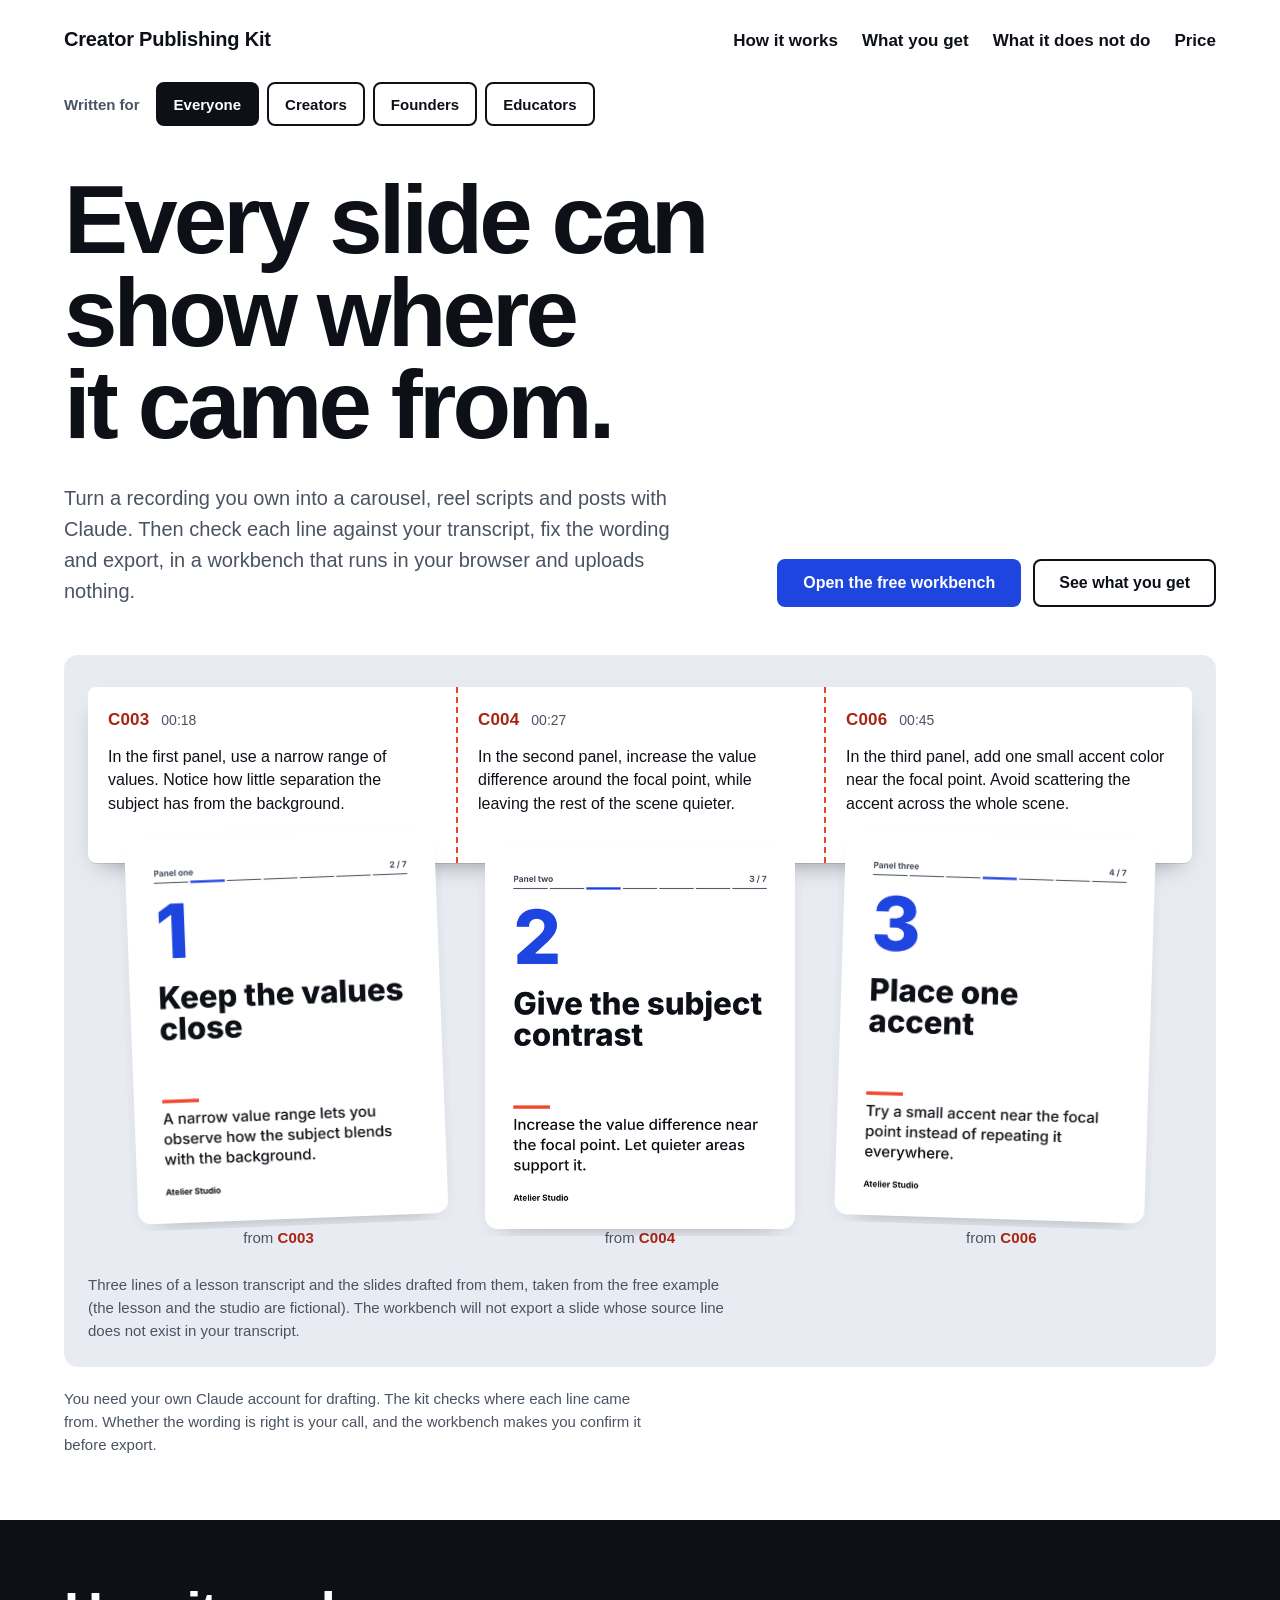
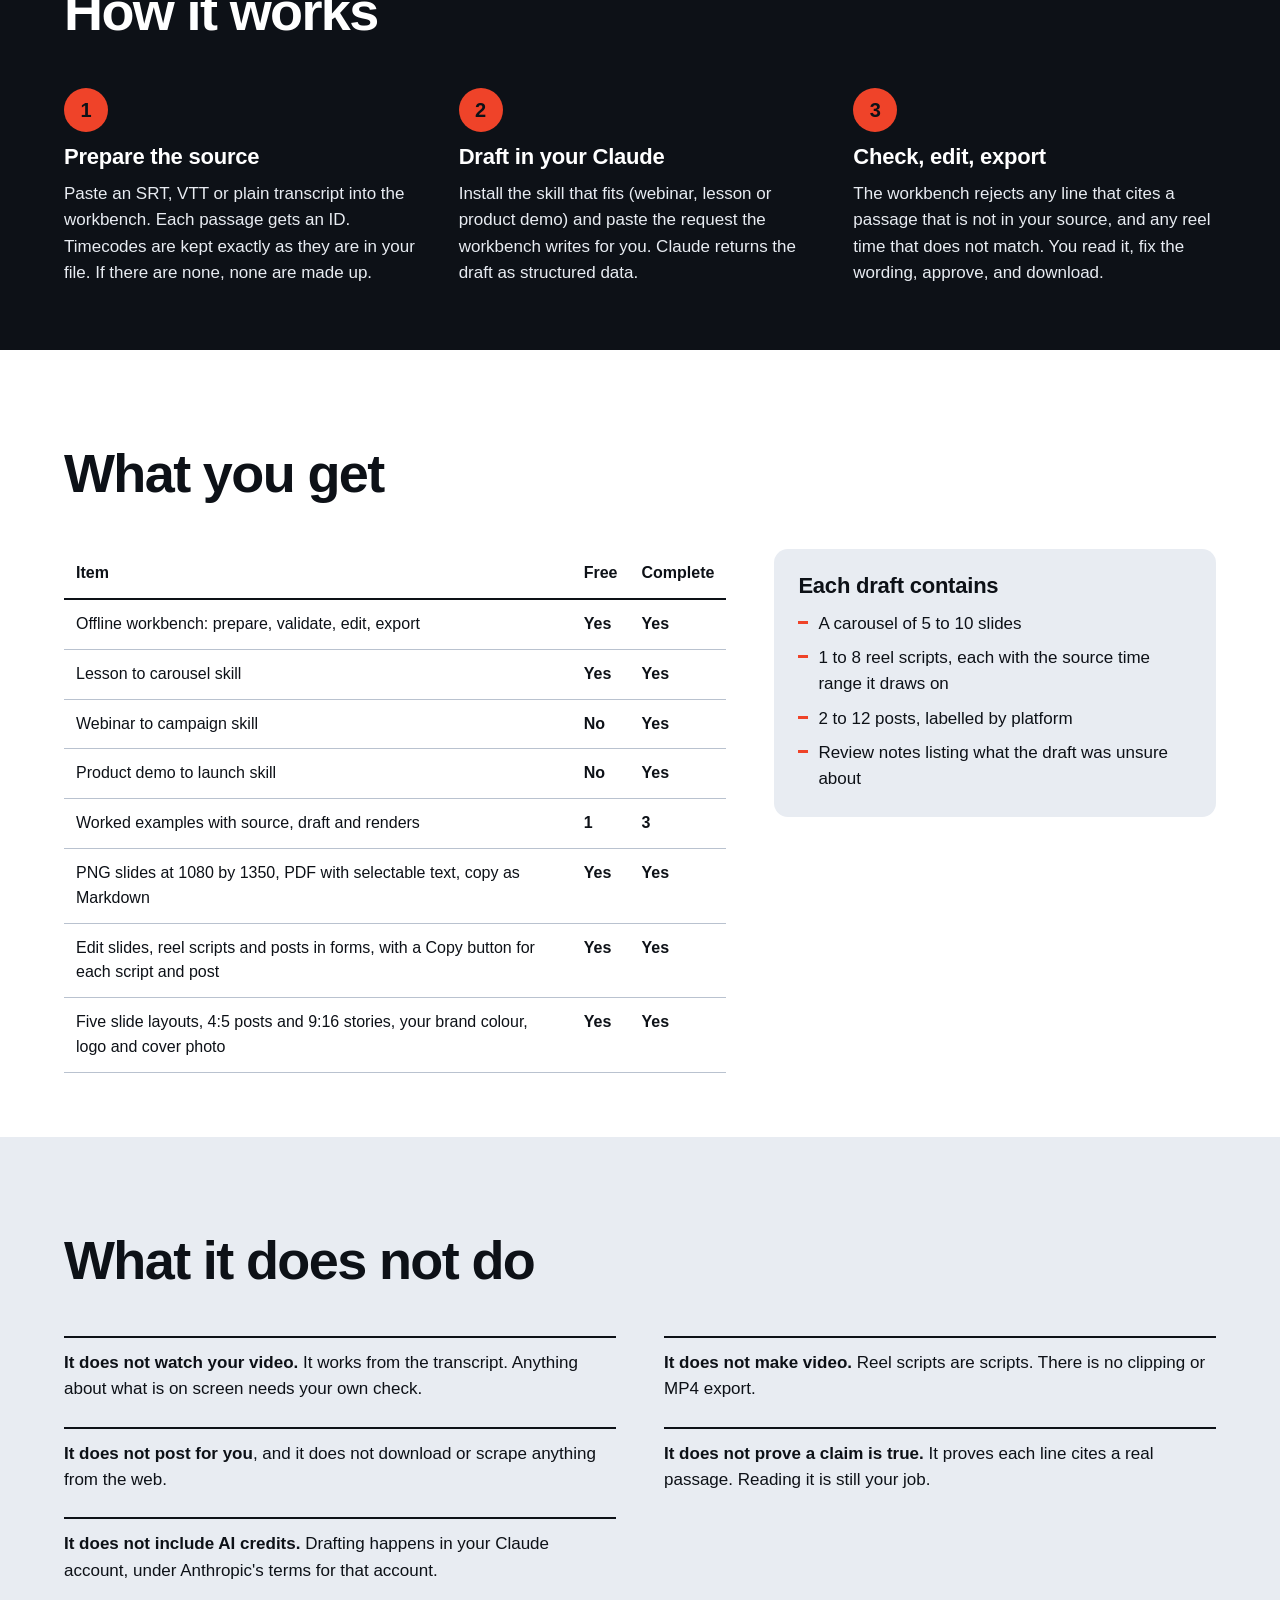
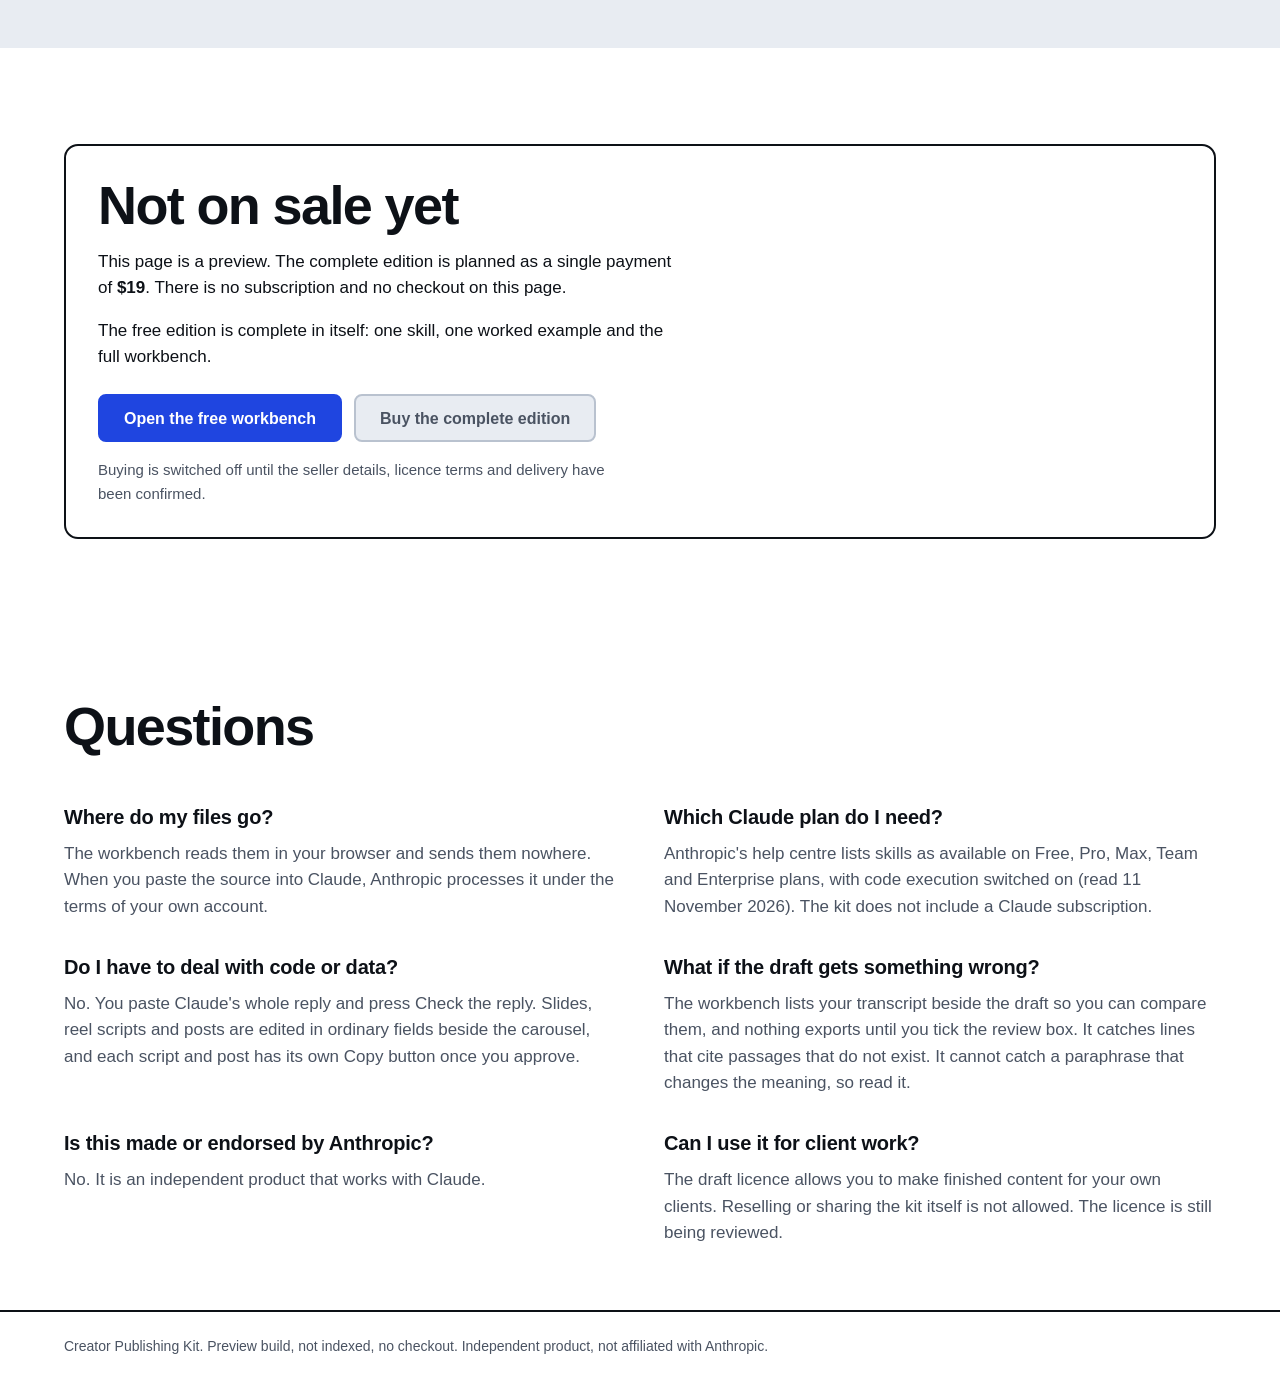
<file: index.html>
<!doctype html>
<html lang="en">
<head>
  <meta charset="utf-8">
  <meta name="viewport" content="width=device-width, initial-scale=1">
  <meta name="robots" content="noindex,nofollow">
  <meta name="referrer" content="no-referrer">
  <meta http-equiv="Content-Security-Policy" content="default-src 'none'; style-src 'self'; img-src 'self' data:; script-src 'none'; connect-src 'none'; font-src 'none'; object-src 'none'; base-uri 'none'; form-action 'none'">
  <title>Creator Publishing Kit: turn one transcript into a checked carousel, scripts and posts</title>
  <meta name="description" content="Three Claude skills and an offline workbench that turn a transcript you own into a carousel, reel scripts and posts, each line tied back to the source. Preview, not yet on sale.">
  <link rel="icon" href="data:,">
  <link rel="stylesheet" href="site.css">
</head>
<body>
  <a class="skip" href="#main">Skip to content</a>
  <header class="topbar">
    <p class="wordmark">Creator Publishing Kit</p>
    <nav aria-label="Sections"><a href="#how">How it works</a><a href="#inside">What you get</a><a href="#limits">What it does not do</a><a href="#offer">Price</a></nav>
  </header>
  <nav class="audiences" aria-label="Pages for each audience"><span>Written for</span><ul><li><a href="index.html" aria-current="page">Everyone</a></li><li><a href="creators/index.html">Creators</a></li><li><a href="founders/index.html">Founders</a></li><li><a href="educators/index.html">Educators</a></li></ul></nav>
  <main id="main">
    <section class="hero" aria-labelledby="h-hero">
      <h1 id="h-hero">Every slide can show where it came from.</h1>
      <div class="hero-row">
        <p class="lede">Turn a recording you own into a carousel, reel scripts and posts with Claude. Then check each line against your transcript, fix the wording and export, in a workbench that runs in your browser and uploads nothing.</p>
        <div class="actions">
          <a class="button primary" href="demo/index.html">Open the free workbench</a>
          <a class="button" href="#inside">See what you get</a>
        </div>
      </div>
      <figure class="proof" aria-labelledby="proof-cap">
        <ol class="strip">
          <li><span class="cue"><span class="id">C003</span><span class="time">00:18</span></span><q>In the first panel, use a narrow range of values. Notice how little separation the subject has from the background.</q></li>
          <li><span class="cue"><span class="id">C004</span><span class="time">00:27</span></span><q>In the second panel, increase the value difference around the focal point, while leaving the rest of the scene quieter.</q></li>
          <li><span class="cue"><span class="id">C006</span><span class="time">00:45</span></span><q>In the third panel, add one small accent color near the focal point. Avoid scattering the accent across the whole scene.</q></li>
        </ol>
        <ul class="pieces">
          <li><img class="piece" src="assets/sample-slide-1.png" width="540" height="675" alt="Slide 2 of 7: Keep the values close. A narrow value range lets you observe how the subject blends with the background."><span class="from">from <span class="id">C003</span></span></li>
          <li><img class="piece" src="assets/sample-slide-2.png" width="540" height="675" alt="Slide 3 of 7: Give the subject contrast. Increase the value difference near the focal point. Let quieter areas support it."><span class="from">from <span class="id">C004</span></span></li>
          <li><img class="piece" src="assets/sample-slide-3.png" width="540" height="675" alt="Slide 4 of 7: Place one accent. Try a small accent near the focal point instead of repeating it everywhere."><span class="from">from <span class="id">C006</span></span></li>
        </ul>
        <figcaption id="proof-cap">Three lines of a lesson transcript and the slides drafted from them, taken from the free example (the lesson and the studio are fictional). The workbench will not export a slide whose source line does not exist in your transcript.</figcaption>
      </figure>
      <p class="small">You need your own Claude account for drafting. The kit checks where each line came from. Whether the wording is right is your call, and the workbench makes you confirm it before export.</p>
    </section>

    <section class="band" id="how" aria-labelledby="h-how">
      <h2 id="h-how">How it works</h2>
      <ol class="flow">
        <li><h3>Prepare the source</h3><p>Paste an SRT, VTT or plain transcript into the workbench. Each passage gets an ID. Timecodes are kept exactly as they are in your file. If there are none, none are made up.</p></li>
        <li><h3>Draft in your Claude</h3><p>Install the skill that fits (webinar, lesson or product demo) and paste the request the workbench writes for you. Claude returns the draft as structured data.</p></li>
        <li><h3>Check, edit, export</h3><p>The workbench rejects any line that cites a passage that is not in your source, and any reel time that does not match. You read it, fix the wording, approve, and download.</p></li>
      </ol>
    </section>

    <section class="section" id="inside" aria-labelledby="h-inside">
      <h2 id="h-inside">What you get</h2>
      <div class="inside">
        <table>
          <caption class="sr">Contents of the free and complete editions</caption>
          <thead><tr><th scope="col">Item</th><th scope="col">Free</th><th scope="col">Complete</th></tr></thead>
          <tbody>
            <tr><th scope="row">Offline workbench: prepare, validate, edit, export</th><td>Yes</td><td>Yes</td></tr>
            <tr><th scope="row">Lesson to carousel skill</th><td>Yes</td><td>Yes</td></tr>
            <tr><th scope="row">Webinar to campaign skill</th><td>No</td><td>Yes</td></tr>
            <tr><th scope="row">Product demo to launch skill</th><td>No</td><td>Yes</td></tr>
            <tr><th scope="row">Worked examples with source, draft and renders</th><td>1</td><td>3</td></tr>
            <tr><th scope="row">PNG slides at 1080 by 1350, PDF with selectable text, copy as Markdown</th><td>Yes</td><td>Yes</td></tr>
            <tr><th scope="row">Edit slides, reel scripts and posts in forms, with a Copy button for each script and post</th><td>Yes</td><td>Yes</td></tr>
            <tr><th scope="row">Five slide layouts, 4:5 posts and 9:16 stories, your brand colour, logo and cover photo</th><td>Yes</td><td>Yes</td></tr>
          </tbody>
        </table>
        <div class="per-set">
          <h3>Each draft contains</h3>
          <ul>
            <li>A carousel of 5 to 10 slides</li>
            <li>1 to 8 reel scripts, each with the source time range it draws on</li>
            <li>2 to 12 posts, labelled by platform</li>
            <li>Review notes listing what the draft was unsure about</li>
          </ul>
        </div>
      </div>
    </section>

    <section class="section tint" id="limits" aria-labelledby="h-limits">
      <h2 id="h-limits">What it does not do</h2>
      <ul class="limits">
        <li><b>It does not watch your video.</b> It works from the transcript. Anything about what is on screen needs your own check.</li>
        <li><b>It does not make video.</b> Reel scripts are scripts. There is no clipping or MP4 export.</li>
        <li><b>It does not post for you</b>, and it does not download or scrape anything from the web.</li>
        <li><b>It does not prove a claim is true.</b> It proves each line cites a real passage. Reading it is still your job.</li>
        <li><b>It does not include AI credits.</b> Drafting happens in your Claude account, under Anthropic's terms for that account.</li>
      </ul>
    </section>

    <section class="section" id="offer" aria-labelledby="h-offer">
      <div class="offer">
        <div>
          <h2 id="h-offer">Not on sale yet</h2>
          <p>This page is a preview. The complete edition is planned as a single payment of <strong>$19</strong>. There is no subscription and no checkout on this page.</p>
          <p>The free edition is complete in itself: one skill, one worked example and the full workbench.</p>
          <div class="actions"><a class="button primary" href="demo/index.html">Open the free workbench</a><button class="button" type="button" disabled aria-describedby="buy-why">Buy the complete edition</button></div>
          <p class="small" id="buy-why">Buying is switched off until the seller details, licence terms and delivery have been confirmed.</p>
        </div>
      </div>
    </section>

    <section class="section" aria-labelledby="h-faq">
      <h2 id="h-faq">Questions</h2>
      <dl class="faq">
        <div><dt>Where do my files go?</dt><dd>The workbench reads them in your browser and sends them nowhere. When you paste the source into Claude, Anthropic processes it under the terms of your own account.</dd></div>
        <div><dt>Which Claude plan do I need?</dt><dd>Anthropic&#x27;s help centre lists skills as available on Free, Pro, Max, Team and Enterprise plans, with code execution switched on (read 11 November 2026). The kit does not include a Claude subscription.</dd></div>
        <div><dt>Do I have to deal with code or data?</dt><dd>No. You paste Claude&#x27;s whole reply and press Check the reply. Slides, reel scripts and posts are edited in ordinary fields beside the carousel, and each script and post has its own Copy button once you approve.</dd></div>
        <div><dt>What if the draft gets something wrong?</dt><dd>The workbench lists your transcript beside the draft so you can compare them, and nothing exports until you tick the review box. It catches lines that cite passages that do not exist. It cannot catch a paraphrase that changes the meaning, so read it.</dd></div>
        <div><dt>Is this made or endorsed by Anthropic?</dt><dd>No. It is an independent product that works with Claude.</dd></div>
        <div><dt>Can I use it for client work?</dt><dd>The draft licence allows you to make finished content for your own clients. Reselling or sharing the kit itself is not allowed. The licence is still being reviewed.</dd></div>
      </dl>
    </section>
  </main>
  <footer>
    <p>Creator Publishing Kit. Preview build, not indexed, no checkout. Independent product, not affiliated with Anthropic.</p>
  </footer>
</body>
</html>
</file>
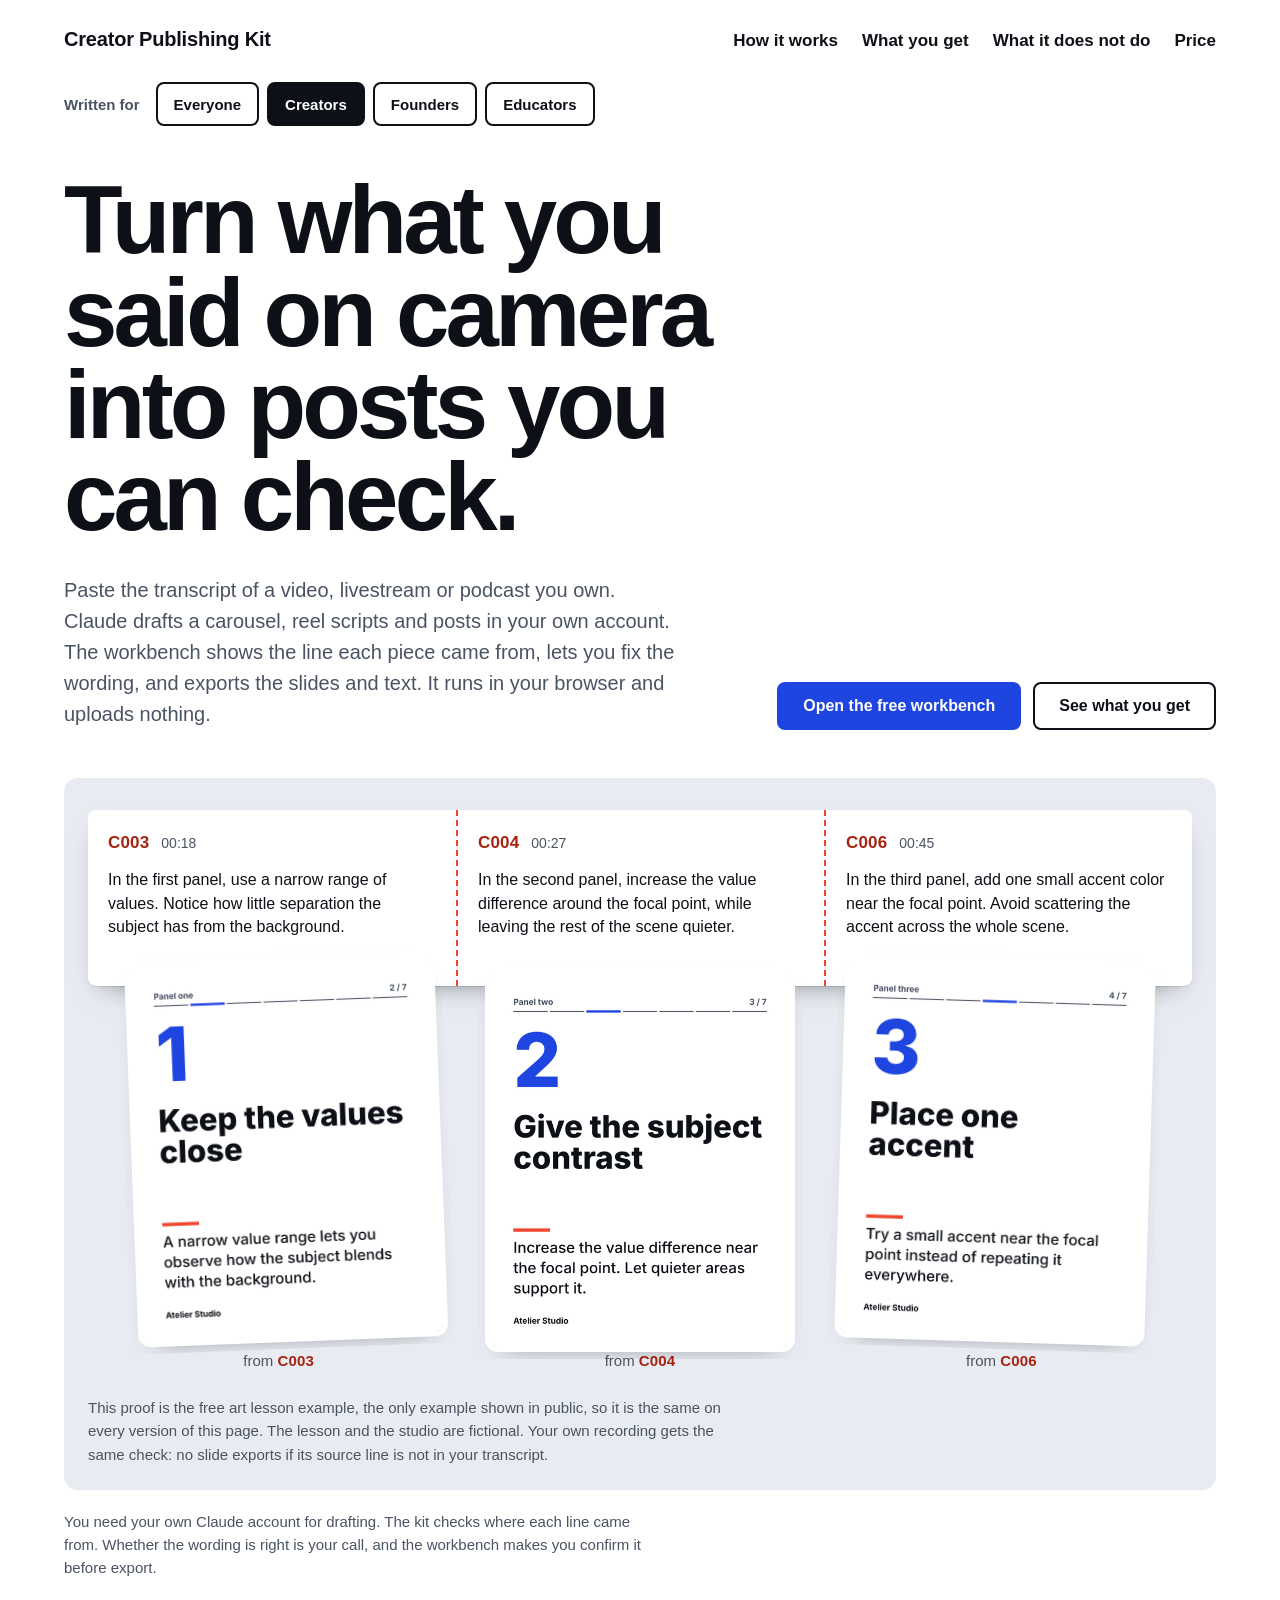
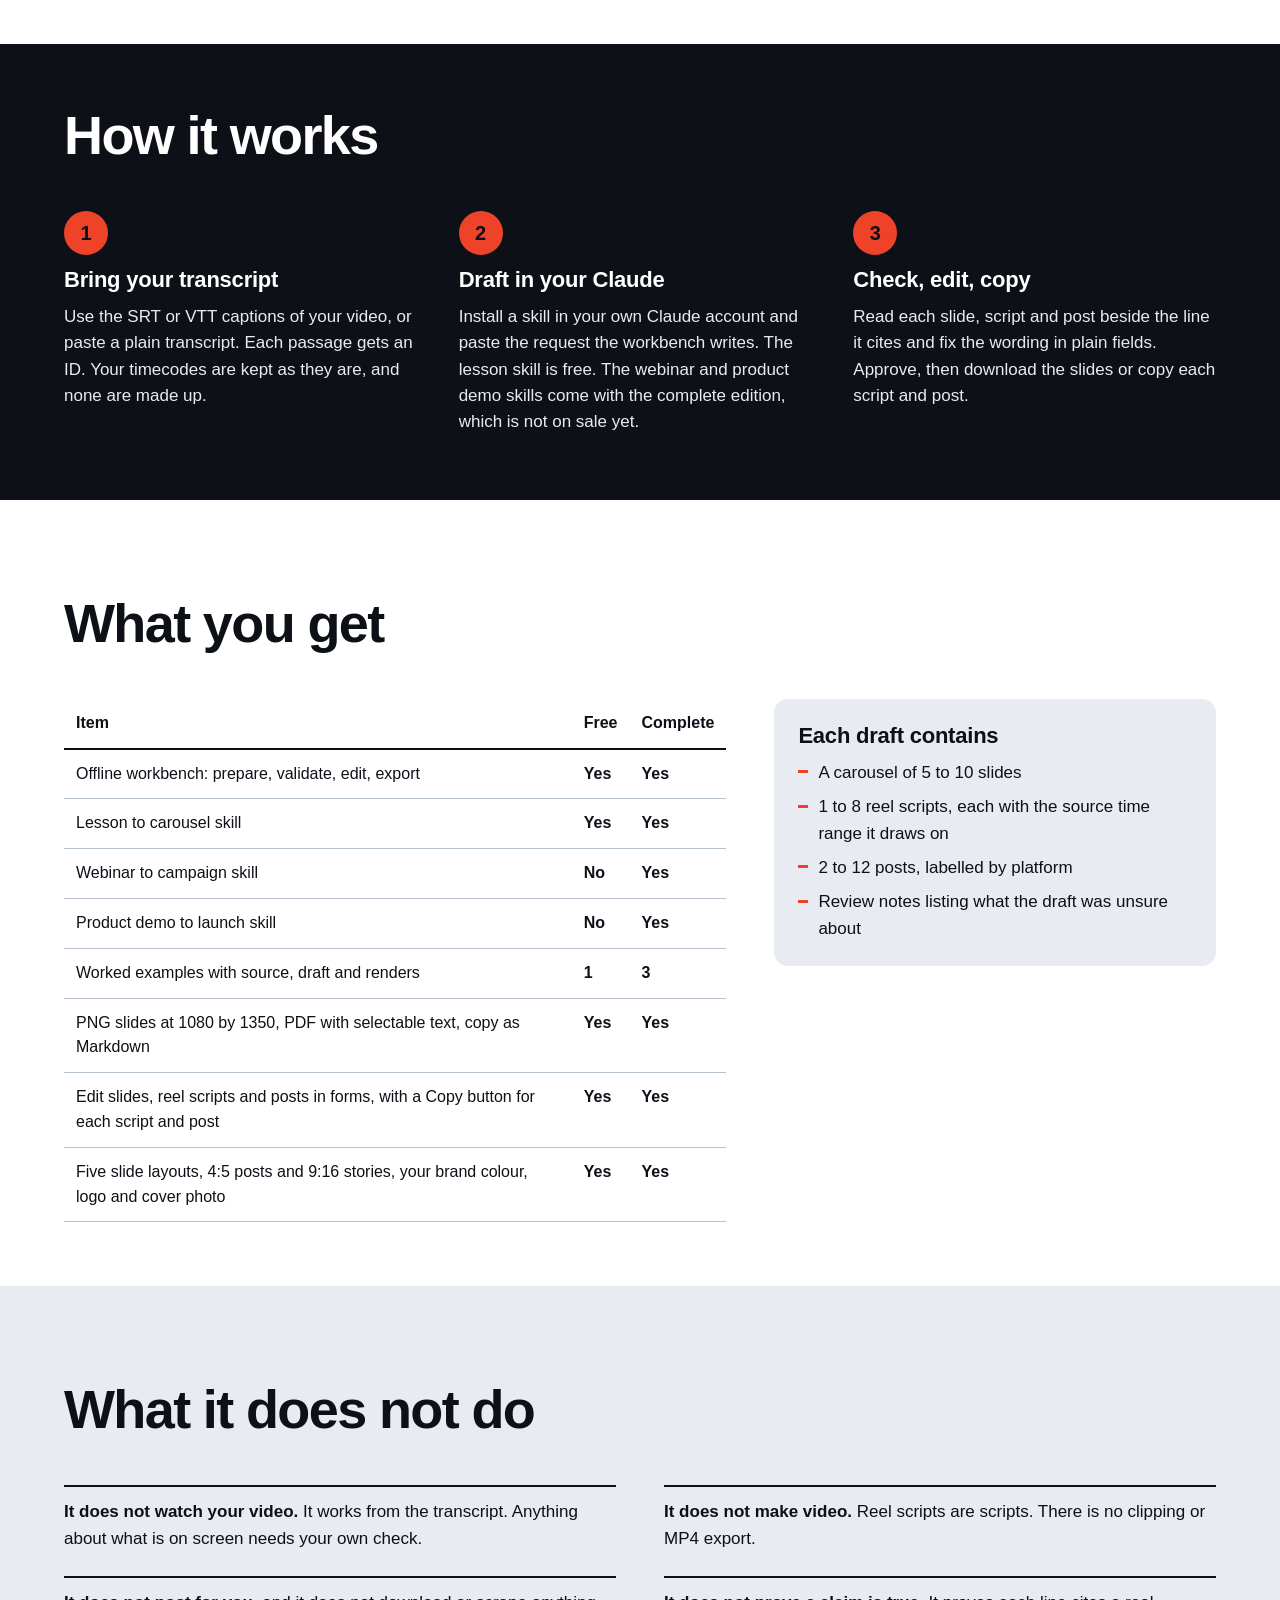
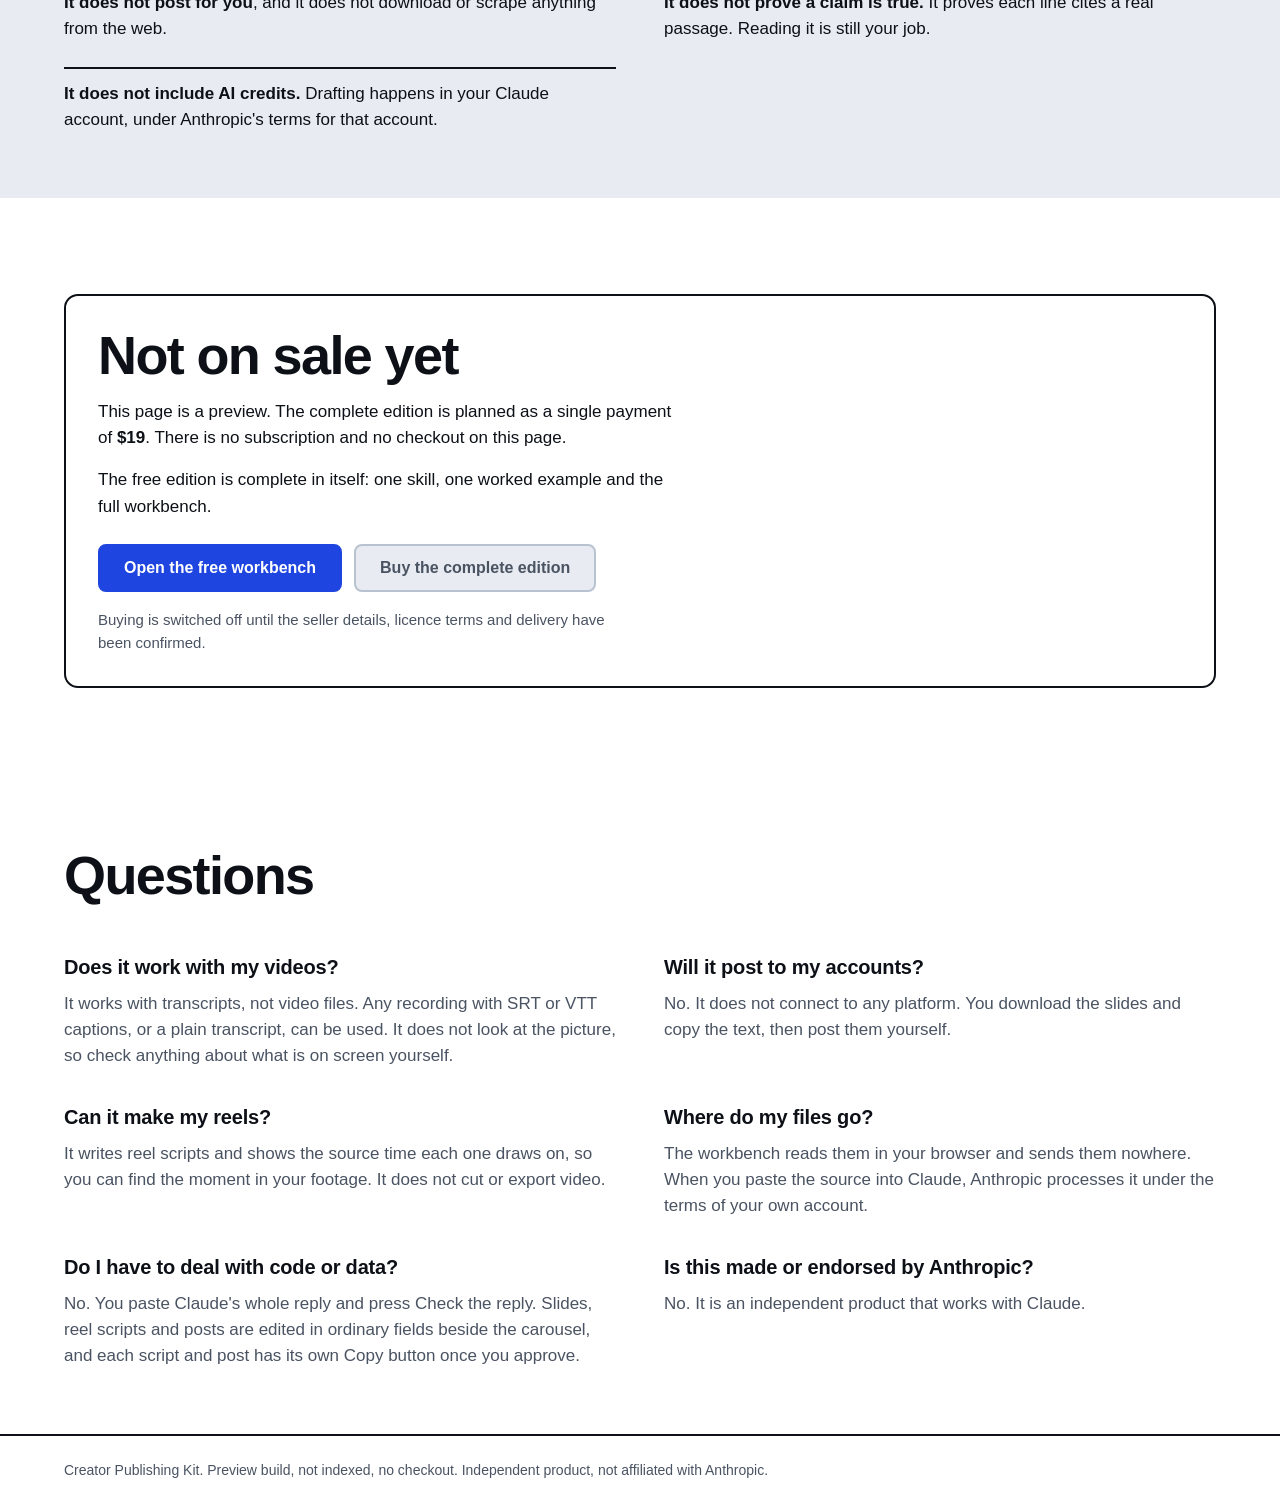
<file: creators/index.html>
<!doctype html>
<html lang="en">
<head>
  <meta charset="utf-8">
  <meta name="viewport" content="width=device-width, initial-scale=1">
  <meta name="robots" content="noindex,nofollow">
  <meta name="referrer" content="no-referrer">
  <meta http-equiv="Content-Security-Policy" content="default-src 'none'; style-src 'self'; img-src 'self' data:; script-src 'none'; connect-src 'none'; font-src 'none'; object-src 'none'; base-uri 'none'; form-action 'none'">
  <title>Creator Publishing Kit for creators: slides, reel scripts and posts from a recording you own</title>
  <meta name="description" content="For creators: turn the transcript of a video, livestream or podcast you own into a carousel, reel scripts and posts, each tied to the line it came from. Preview, not yet on sale.">
  <link rel="icon" href="data:,">
  <link rel="stylesheet" href="../site.css">
</head>
<body>
  <a class="skip" href="#main">Skip to content</a>
  <header class="topbar">
    <p class="wordmark">Creator Publishing Kit</p>
    <nav aria-label="Sections"><a href="#how">How it works</a><a href="#inside">What you get</a><a href="#limits">What it does not do</a><a href="#offer">Price</a></nav>
  </header>
  <nav class="audiences" aria-label="Pages for each audience"><span>Written for</span><ul><li><a href="../index.html">Everyone</a></li><li><a href="../creators/index.html" aria-current="page">Creators</a></li><li><a href="../founders/index.html">Founders</a></li><li><a href="../educators/index.html">Educators</a></li></ul></nav>
  <main id="main">
    <section class="hero" aria-labelledby="h-hero">
      <h1 id="h-hero">Turn what you said on camera into posts you can check.</h1>
      <div class="hero-row">
        <p class="lede">Paste the transcript of a video, livestream or podcast you own. Claude drafts a carousel, reel scripts and posts in your own account. The workbench shows the line each piece came from, lets you fix the wording, and exports the slides and text. It runs in your browser and uploads nothing.</p>
        <div class="actions">
          <a class="button primary" href="../demo/index.html">Open the free workbench</a>
          <a class="button" href="#inside">See what you get</a>
        </div>
      </div>
      <figure class="proof" aria-labelledby="proof-cap">
        <ol class="strip">
          <li><span class="cue"><span class="id">C003</span><span class="time">00:18</span></span><q>In the first panel, use a narrow range of values. Notice how little separation the subject has from the background.</q></li>
          <li><span class="cue"><span class="id">C004</span><span class="time">00:27</span></span><q>In the second panel, increase the value difference around the focal point, while leaving the rest of the scene quieter.</q></li>
          <li><span class="cue"><span class="id">C006</span><span class="time">00:45</span></span><q>In the third panel, add one small accent color near the focal point. Avoid scattering the accent across the whole scene.</q></li>
        </ol>
        <ul class="pieces">
          <li><img class="piece" src="../assets/sample-slide-1.png" width="540" height="675" alt="Slide 2 of 7: Keep the values close. A narrow value range lets you observe how the subject blends with the background."><span class="from">from <span class="id">C003</span></span></li>
          <li><img class="piece" src="../assets/sample-slide-2.png" width="540" height="675" alt="Slide 3 of 7: Give the subject contrast. Increase the value difference near the focal point. Let quieter areas support it."><span class="from">from <span class="id">C004</span></span></li>
          <li><img class="piece" src="../assets/sample-slide-3.png" width="540" height="675" alt="Slide 4 of 7: Place one accent. Try a small accent near the focal point instead of repeating it everywhere."><span class="from">from <span class="id">C006</span></span></li>
        </ul>
        <figcaption id="proof-cap">This proof is the free art lesson example, the only example shown in public, so it is the same on every version of this page. The lesson and the studio are fictional. Your own recording gets the same check: no slide exports if its source line is not in your transcript.</figcaption>
      </figure>
      <p class="small">You need your own Claude account for drafting. The kit checks where each line came from. Whether the wording is right is your call, and the workbench makes you confirm it before export.</p>
    </section>

    <section class="band" id="how" aria-labelledby="h-how">
      <h2 id="h-how">How it works</h2>
      <ol class="flow">
        <li><h3>Bring your transcript</h3><p>Use the SRT or VTT captions of your video, or paste a plain transcript. Each passage gets an ID. Your timecodes are kept as they are, and none are made up.</p></li>
        <li><h3>Draft in your Claude</h3><p>Install a skill in your own Claude account and paste the request the workbench writes. The lesson skill is free. The webinar and product demo skills come with the complete edition, which is not on sale yet.</p></li>
        <li><h3>Check, edit, copy</h3><p>Read each slide, script and post beside the line it cites and fix the wording in plain fields. Approve, then download the slides or copy each script and post.</p></li>
      </ol>
    </section>

    <section class="section" id="inside" aria-labelledby="h-inside">
      <h2 id="h-inside">What you get</h2>
      <div class="inside">
        <table>
          <caption class="sr">Contents of the free and complete editions</caption>
          <thead><tr><th scope="col">Item</th><th scope="col">Free</th><th scope="col">Complete</th></tr></thead>
          <tbody>
            <tr><th scope="row">Offline workbench: prepare, validate, edit, export</th><td>Yes</td><td>Yes</td></tr>
            <tr><th scope="row">Lesson to carousel skill</th><td>Yes</td><td>Yes</td></tr>
            <tr><th scope="row">Webinar to campaign skill</th><td>No</td><td>Yes</td></tr>
            <tr><th scope="row">Product demo to launch skill</th><td>No</td><td>Yes</td></tr>
            <tr><th scope="row">Worked examples with source, draft and renders</th><td>1</td><td>3</td></tr>
            <tr><th scope="row">PNG slides at 1080 by 1350, PDF with selectable text, copy as Markdown</th><td>Yes</td><td>Yes</td></tr>
            <tr><th scope="row">Edit slides, reel scripts and posts in forms, with a Copy button for each script and post</th><td>Yes</td><td>Yes</td></tr>
            <tr><th scope="row">Five slide layouts, 4:5 posts and 9:16 stories, your brand colour, logo and cover photo</th><td>Yes</td><td>Yes</td></tr>
          </tbody>
        </table>
        <div class="per-set">
          <h3>Each draft contains</h3>
          <ul>
            <li>A carousel of 5 to 10 slides</li>
            <li>1 to 8 reel scripts, each with the source time range it draws on</li>
            <li>2 to 12 posts, labelled by platform</li>
            <li>Review notes listing what the draft was unsure about</li>
          </ul>
        </div>
      </div>
    </section>

    <section class="section tint" id="limits" aria-labelledby="h-limits">
      <h2 id="h-limits">What it does not do</h2>
      <ul class="limits">
        <li><b>It does not watch your video.</b> It works from the transcript. Anything about what is on screen needs your own check.</li>
        <li><b>It does not make video.</b> Reel scripts are scripts. There is no clipping or MP4 export.</li>
        <li><b>It does not post for you</b>, and it does not download or scrape anything from the web.</li>
        <li><b>It does not prove a claim is true.</b> It proves each line cites a real passage. Reading it is still your job.</li>
        <li><b>It does not include AI credits.</b> Drafting happens in your Claude account, under Anthropic's terms for that account.</li>
      </ul>
    </section>

    <section class="section" id="offer" aria-labelledby="h-offer">
      <div class="offer">
        <div>
          <h2 id="h-offer">Not on sale yet</h2>
          <p>This page is a preview. The complete edition is planned as a single payment of <strong>$19</strong>. There is no subscription and no checkout on this page.</p>
          <p>The free edition is complete in itself: one skill, one worked example and the full workbench.</p>
          <div class="actions"><a class="button primary" href="../demo/index.html">Open the free workbench</a><button class="button" type="button" disabled aria-describedby="buy-why">Buy the complete edition</button></div>
          <p class="small" id="buy-why">Buying is switched off until the seller details, licence terms and delivery have been confirmed.</p>
        </div>
      </div>
    </section>

    <section class="section" aria-labelledby="h-faq">
      <h2 id="h-faq">Questions</h2>
      <dl class="faq">
        <div><dt>Does it work with my videos?</dt><dd>It works with transcripts, not video files. Any recording with SRT or VTT captions, or a plain transcript, can be used. It does not look at the picture, so check anything about what is on screen yourself.</dd></div>
        <div><dt>Will it post to my accounts?</dt><dd>No. It does not connect to any platform. You download the slides and copy the text, then post them yourself.</dd></div>
        <div><dt>Can it make my reels?</dt><dd>It writes reel scripts and shows the source time each one draws on, so you can find the moment in your footage. It does not cut or export video.</dd></div>
        <div><dt>Where do my files go?</dt><dd>The workbench reads them in your browser and sends them nowhere. When you paste the source into Claude, Anthropic processes it under the terms of your own account.</dd></div>
        <div><dt>Do I have to deal with code or data?</dt><dd>No. You paste Claude&#x27;s whole reply and press Check the reply. Slides, reel scripts and posts are edited in ordinary fields beside the carousel, and each script and post has its own Copy button once you approve.</dd></div>
        <div><dt>Is this made or endorsed by Anthropic?</dt><dd>No. It is an independent product that works with Claude.</dd></div>
      </dl>
    </section>
  </main>
  <footer>
    <p>Creator Publishing Kit. Preview build, not indexed, no checkout. Independent product, not affiliated with Anthropic.</p>
  </footer>
</body>
</html>
</file>
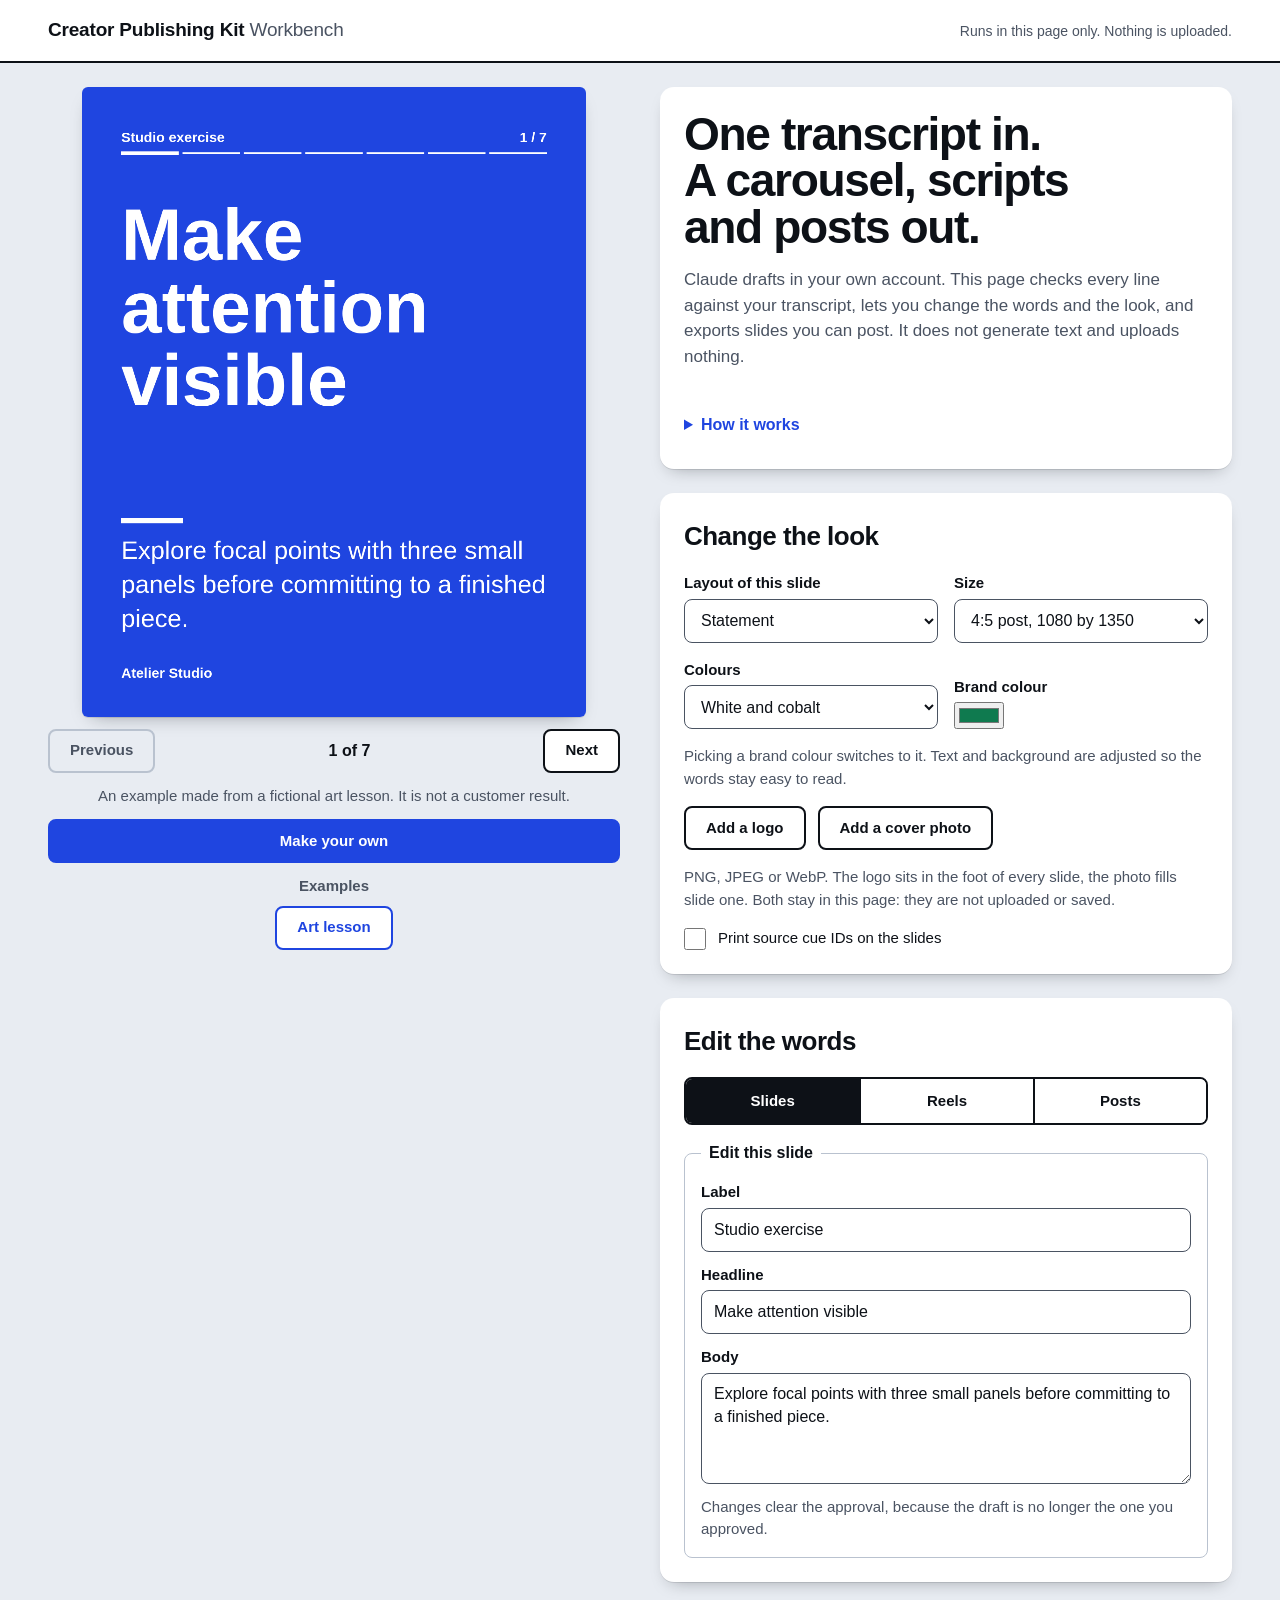
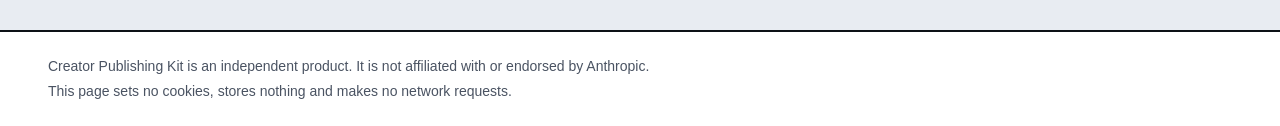
<file: demo/index.html>
<!doctype html>
<html lang="en">
<head>
  <meta charset="utf-8">
  <meta name="viewport" content="width=device-width, initial-scale=1">
  <meta name="color-scheme" content="light">
  <meta name="robots" content="noindex,nofollow">
  <meta name="referrer" content="no-referrer">
  <meta http-equiv="Content-Security-Policy" content="default-src 'none'; script-src 'self'; style-src 'self'; img-src 'self' data: blob:; connect-src 'none'; font-src 'none'; media-src 'none'; frame-src 'none'; worker-src 'none'; object-src 'none'; base-uri 'none'; form-action 'none'">
  <title>Workbench | Creator Publishing Kit</title>
  <meta name="description" content="Offline workbench. See a finished carousel, then make your own from a transcript: check Claude's draft against the source, change the look and export PNG, PDF and copy. Nothing is uploaded.">
  <link rel="icon" href="data:,">
  <link rel="stylesheet" href="styles.css">
  <script defer src="core.js"></script>
  <script defer src="slides.js"></script>
  <script defer src="samples.js"></script>
  <script defer src="app.js"></script>
</head>
<body>
  <a class="skip" href="#stage">Skip to the carousel</a>
  <header class="topbar">
    <p class="wordmark">Creator Publishing Kit <span>Workbench</span></p>
    <p class="local">Runs in this page only. Nothing is uploaded.</p>
  </header>
  <main id="top" class="bench">
    <section class="stage" id="stage" aria-label="Carousel">
      <div class="backing">
        <canvas id="slide" width="1080" height="1350" role="img" tabindex="0" aria-roledescription="slide" aria-describedby="slide-text"></canvas>
      </div>
      <p id="slide-text" class="sr" aria-live="polite"></p>
      <div class="pager">
        <button type="button" id="prev" class="button" disabled>Previous</button>
        <span id="slide-position" aria-live="polite"></span>
        <button type="button" id="next" class="button" disabled>Next</button>
      </div>
      <p id="fit-warning" class="note error" hidden>This slide has more text than fits. The end is cut off. Shorten the headline or body.</p>
      <p id="stage-caption" class="caption"></p>
      <button id="start" class="button primary wide" type="button">Make your own</button>
      <div class="examples">
        <p id="examples-label">Examples</p>
        <div id="sample-actions" class="row" role="group" aria-labelledby="examples-label"></div>
      </div>
    </section>

    <div class="side">
      <section class="intro" aria-labelledby="h-intro">
        <h1 id="h-intro">One transcript in. A carousel, scripts and posts out.</h1>
        <p>Claude drafts in your own account. This page checks every line against your transcript, lets you change the words and the look, and exports slides you can post. It does not generate text and uploads nothing.</p>
        <details class="help">
          <summary>How it works</summary>
          <ol>
            <li>Press <b>Make your own</b>. Add your brand details and paste a transcript you have the rights to. SRT and VTT files keep their timecodes.</li>
            <li>Press <b>Copy request for Claude</b>, paste it into Claude with one of the kit's skills installed, then paste Claude's reply back here.</li>
            <li>Read the draft against your source, change the words or the look beside the carousel, approve, and export or copy.</li>
          </ol>
          <p>What it cannot do: it does not watch video, clip video, post for you, or judge whether a paraphrase is true. That review is yours.</p>
        </details>
        <p id="guide" class="guide" hidden></p>
      </section>

      <section id="flow" class="flow" aria-label="Make your own" data-step="1" hidden>
        <section class="step" id="step-1" aria-labelledby="h-source">
          <h2 id="h-source" tabindex="-1"><span class="n">1</span> Source</h2>
          <p class="hint">Use a transcript you own or have permission to reuse.</p>
          <div class="grid2">
            <label class="field" for="brand">Brand name<input id="brand" type="text" maxlength="90" value="Your brand" autocomplete="off"></label>
            <label class="field" for="audience">Who it is for<input id="audience" type="text" maxlength="160" value="Founders and educators" autocomplete="off"></label>
            <label class="field" for="voice">Voice<input id="voice" type="text" maxlength="180" value="Clear, specific, helpful" autocomplete="off"></label>
            <label class="field" for="cta">Call to action<input id="cta" type="text" maxlength="160" value="Get the checklist" autocomplete="off"></label>
          </div>
          <label class="field" for="source-text">Transcript (SRT, VTT or plain text)</label>
          <textarea id="source-text" rows="7" spellcheck="false" placeholder="Paste your transcript here, or load a file."></textarea>
          <label class="check"><input type="checkbox" id="permission"><span>I own this material or have permission to use it.</span></label>
          <div class="row">
            <button id="source-file-button" class="button" type="button">Load .srt, .vtt or .txt</button>
            <input type="file" accept=".srt,.vtt,.txt,text/plain,text/vtt" id="source-file" class="file-input" tabindex="-1" aria-hidden="true">
            <button id="prepare" class="button primary" type="button">Prepare source</button>
          </div>
          <div id="source-status" class="note" role="status" aria-live="polite">Paste a transcript to begin.</div>
        </section>

        <section class="step" id="step-2" aria-labelledby="h-draft">
          <h2 id="h-draft" tabindex="-1"><span class="n">2</span> Draft</h2>
          <p class="hint">Claude writes the draft in your own account, using one of the kit's skills. Copy the request, paste it into Claude, then paste Claude's whole reply below.</p>
          <div class="row">
            <button id="copy-instructions" type="button" class="button" disabled>Copy request for Claude</button>
            <button id="download-pack" type="button" class="button" disabled>Download source pack</button>
          </div>
          <label class="field" for="reply">Paste Claude's reply here</label>
          <textarea id="reply" rows="6" spellcheck="false" placeholder="Paste the whole reply. Any words around the draft are fine."></textarea>
          <div class="row">
            <button id="campaign-file-button" class="button" type="button">Load a saved reply</button>
            <input id="campaign-file" type="file" accept=".json,.txt,application/json,text/plain" class="file-input" tabindex="-1" aria-hidden="true">
            <button id="validate" class="button primary" type="button">Check the reply</button>
          </div>
          <div id="validation-status" class="note" role="status" aria-live="polite">No reply checked yet.</div>
          <details class="data" id="draft-data">
            <summary>Show draft data</summary>
            <label class="field" for="campaign-json">Draft data</label>
            <textarea id="campaign-json" rows="9" spellcheck="false"></textarea>
            <button id="validate-data" class="button" type="button">Check the draft data</button>
          </details>
        </section>

        <section class="step" id="step-3" aria-labelledby="h-review">
          <h2 id="h-review" tabindex="-1"><span class="n">3</span> Review and export</h2>
          <p class="hint">These are the passages the draft is allowed to cite. A valid ID shows where a claim came from. It does not show the claim is accurate, so read each one.</p>
          <div id="evidence" class="evidence" tabindex="0" role="region" aria-label="Source cues"></div>
          <label class="check approval"><input type="checkbox" id="approval" disabled><span>I have read this draft against the source and checked claims, rights, timecodes and suitability for publishing.</span></label>
          <p id="export-hint" class="hint">Exports unlock when the draft has passed the check and you have ticked the approval box.</p>
          <div class="row">
            <button class="button primary" id="png-all" type="button" disabled>All slides as PNG</button>
            <button class="button" id="png" type="button" disabled>This slide as PNG</button>
            <button class="button" id="print-pdf" type="button" disabled>Save as PDF</button>
            <button class="button" id="export-md" type="button" disabled>Copy and scripts (.md)</button>
            <button class="button" id="export-json" type="button" disabled>Draft data file</button>
          </div>
          <p class="hint">The PDF uses your browser's print dialog: choose Save as PDF.</p>
        </section>

        <nav class="step-nav" aria-label="Steps">
          <button type="button" id="step-back" class="button">Back</button>
          <span id="step-count" aria-live="polite">Step 1 of 3</span>
          <button type="button" id="step-next" class="button primary">Next</button>
        </nav>
      </section>

      <section class="look" aria-labelledby="h-look">
        <h2 id="h-look">Change the look</h2>
        <div class="grid2 slide-tools">
          <label class="field" for="slide-layout">Layout of this slide<select id="slide-layout"></select></label>
          <label class="field" for="size">Size<select id="size"><option value="portrait">4:5 post, 1080 by 1350</option><option value="story">9:16 story, 1080 by 1920</option></select></label>
        </div>
        <p id="layout-note" class="hint" hidden></p>
        <div class="grid2">
          <label class="field" for="theme">Colours<select id="theme"><option value="sheet">White and cobalt</option><option value="cobalt">Cobalt</option><option value="blush">Blush and brick</option><option value="brand">My brand colour</option></select></label>
          <label class="field" for="brand-colour">Brand colour<input id="brand-colour" type="color" value="#0F7A4F"></label>
        </div>
        <p class="hint">Picking a brand colour switches to it. Text and background are adjusted so the words stay easy to read.</p>
        <div class="row">
          <button id="logo-button" class="button" type="button">Add a logo</button>
          <input id="logo-file" type="file" accept="image/png,image/jpeg,image/webp" class="file-input" tabindex="-1" aria-hidden="true">
          <button id="logo-remove" class="button" type="button" hidden>Remove logo</button>
          <button id="photo-button" class="button" type="button">Add a cover photo</button>
          <input id="photo-file" type="file" accept="image/png,image/jpeg,image/webp" class="file-input" tabindex="-1" aria-hidden="true">
          <button id="photo-remove" class="button" type="button" hidden>Remove photo</button>
        </div>
        <p id="look-status" class="note" role="status" aria-live="polite" hidden></p>
        <p class="hint">PNG, JPEG or WebP. The logo sits in the foot of every slide, the photo fills slide one. Both stay in this page: they are not uploaded or saved.</p>
        <label class="check"><input type="checkbox" id="show-sources"><span>Print source cue IDs on the slides</span></label>
      </section>

      <section class="words" aria-labelledby="h-words">
        <h2 id="h-words">Edit the words</h2>
        <div class="switch" role="group" aria-label="What to edit">
          <button type="button" class="seg" id="mode-slides" aria-pressed="true" aria-controls="edit-slides">Slides</button>
          <button type="button" class="seg" id="mode-reels" aria-pressed="false" aria-controls="edit-reels">Reels</button>
          <button type="button" class="seg" id="mode-posts" aria-pressed="false" aria-controls="edit-posts">Posts</button>
        </div>
        <fieldset class="editor" id="edit-slides">
          <legend>Edit this slide</legend>
          <label class="field" for="edit-eyebrow">Label<input id="edit-eyebrow" type="text" maxlength="45" autocomplete="off" disabled></label>
          <label class="field" for="edit-headline">Headline<input id="edit-headline" type="text" maxlength="100" autocomplete="off" disabled></label>
          <label class="field" for="edit-body">Body<textarea id="edit-body" rows="4" maxlength="360" disabled></textarea></label>
          <p id="slide-error" class="note error" hidden></p>
          <p class="hint">Changes clear the approval, because the draft is no longer the one you approved.</p>
        </fieldset>
        <fieldset class="editor" id="edit-reels" hidden>
          <legend>Edit reel scripts</legend>
          <div id="reel-list" class="items"></div>
          <p class="hint">Each reel's source time comes from the cues it cites, so it is shown but cannot be typed. Changes clear the approval.</p>
        </fieldset>
        <fieldset class="editor" id="edit-posts" hidden>
          <legend>Edit posts</legend>
          <div id="post-list" class="items"></div>
          <p class="hint">Changes clear the approval. Copy buttons work once the draft is approved.</p>
        </fieldset>
        <p id="copy-status" class="note" role="status" aria-live="polite" hidden></p>
      </section>
    </div>
  </main>
  <button id="see-carousel" class="button primary floating" type="button" hidden>See your carousel</button>
  <footer>
    <p>Creator Publishing Kit is an independent product. It is not affiliated with or endorsed by Anthropic.</p>
    <p>This page sets no cookies, stores nothing and makes no network requests.</p>
  </footer>
  <div id="print-deck" aria-hidden="true"></div>
</body>
</html>
</file>
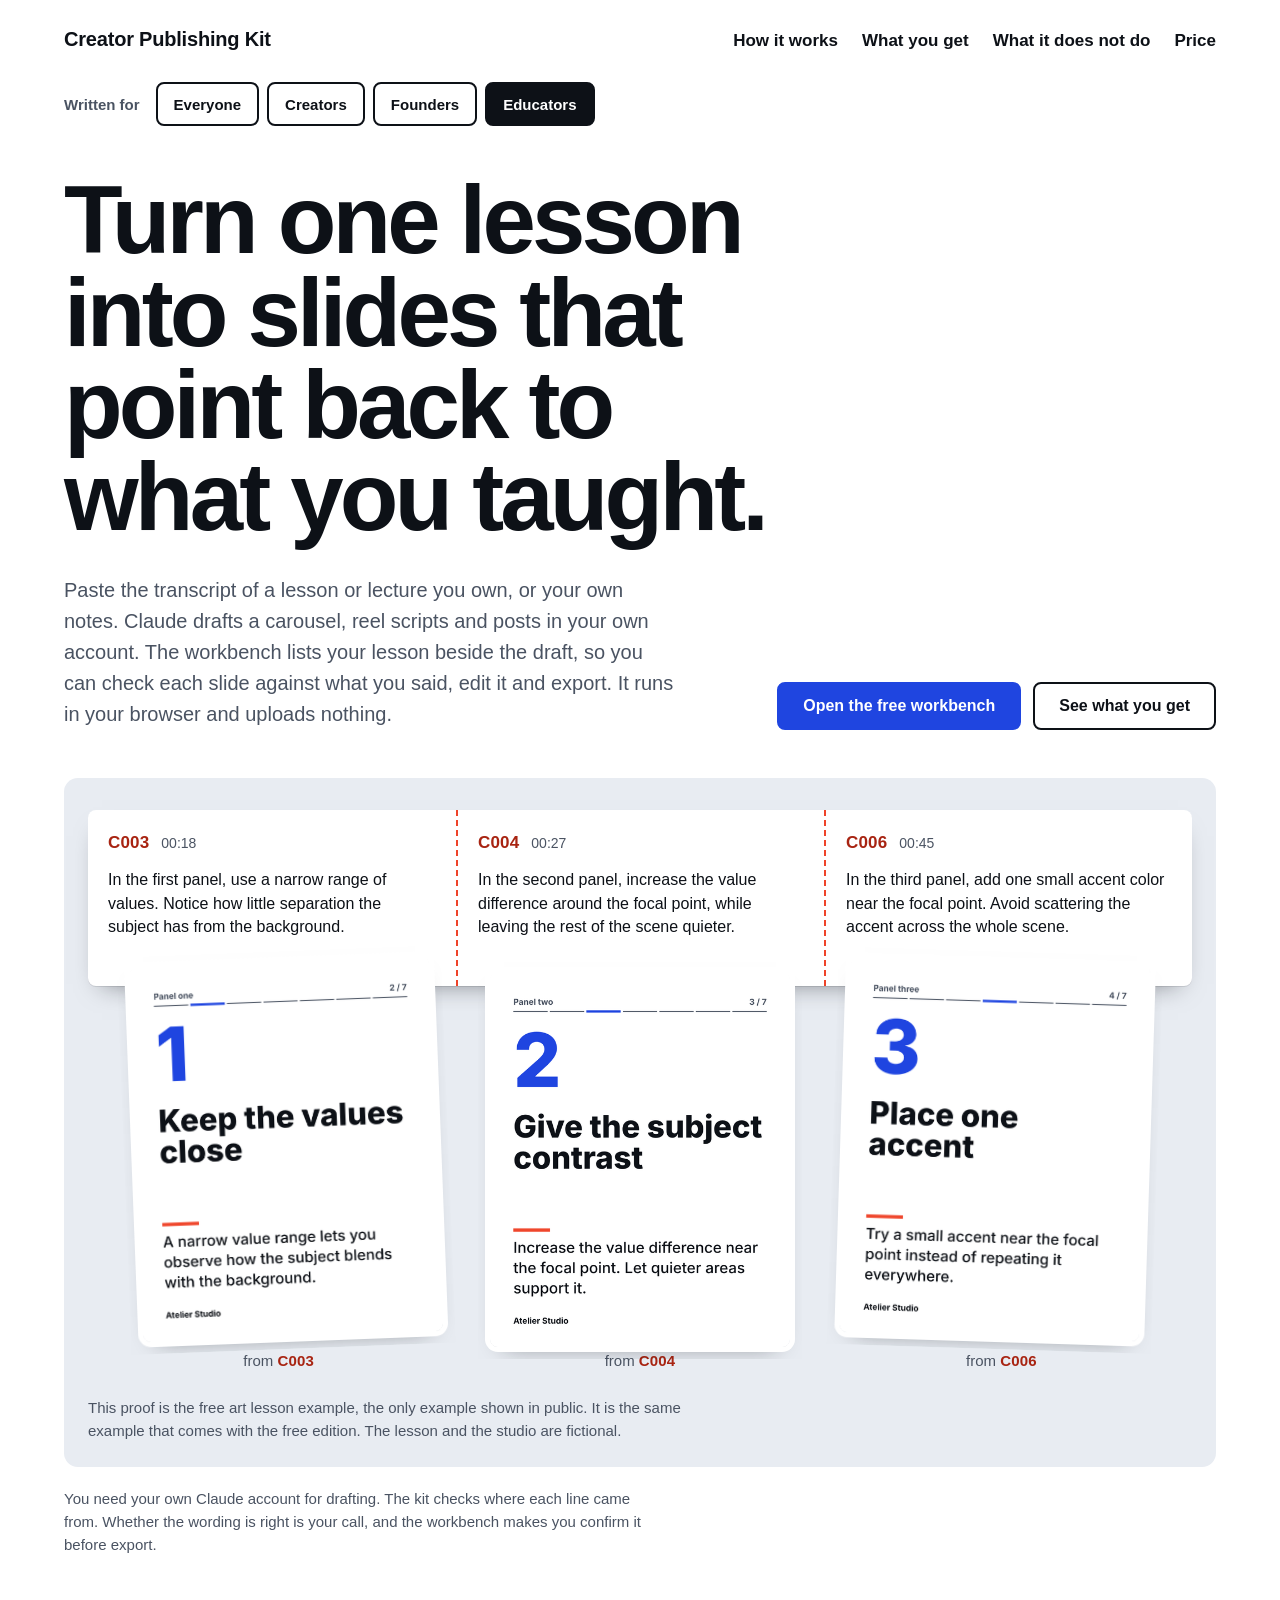
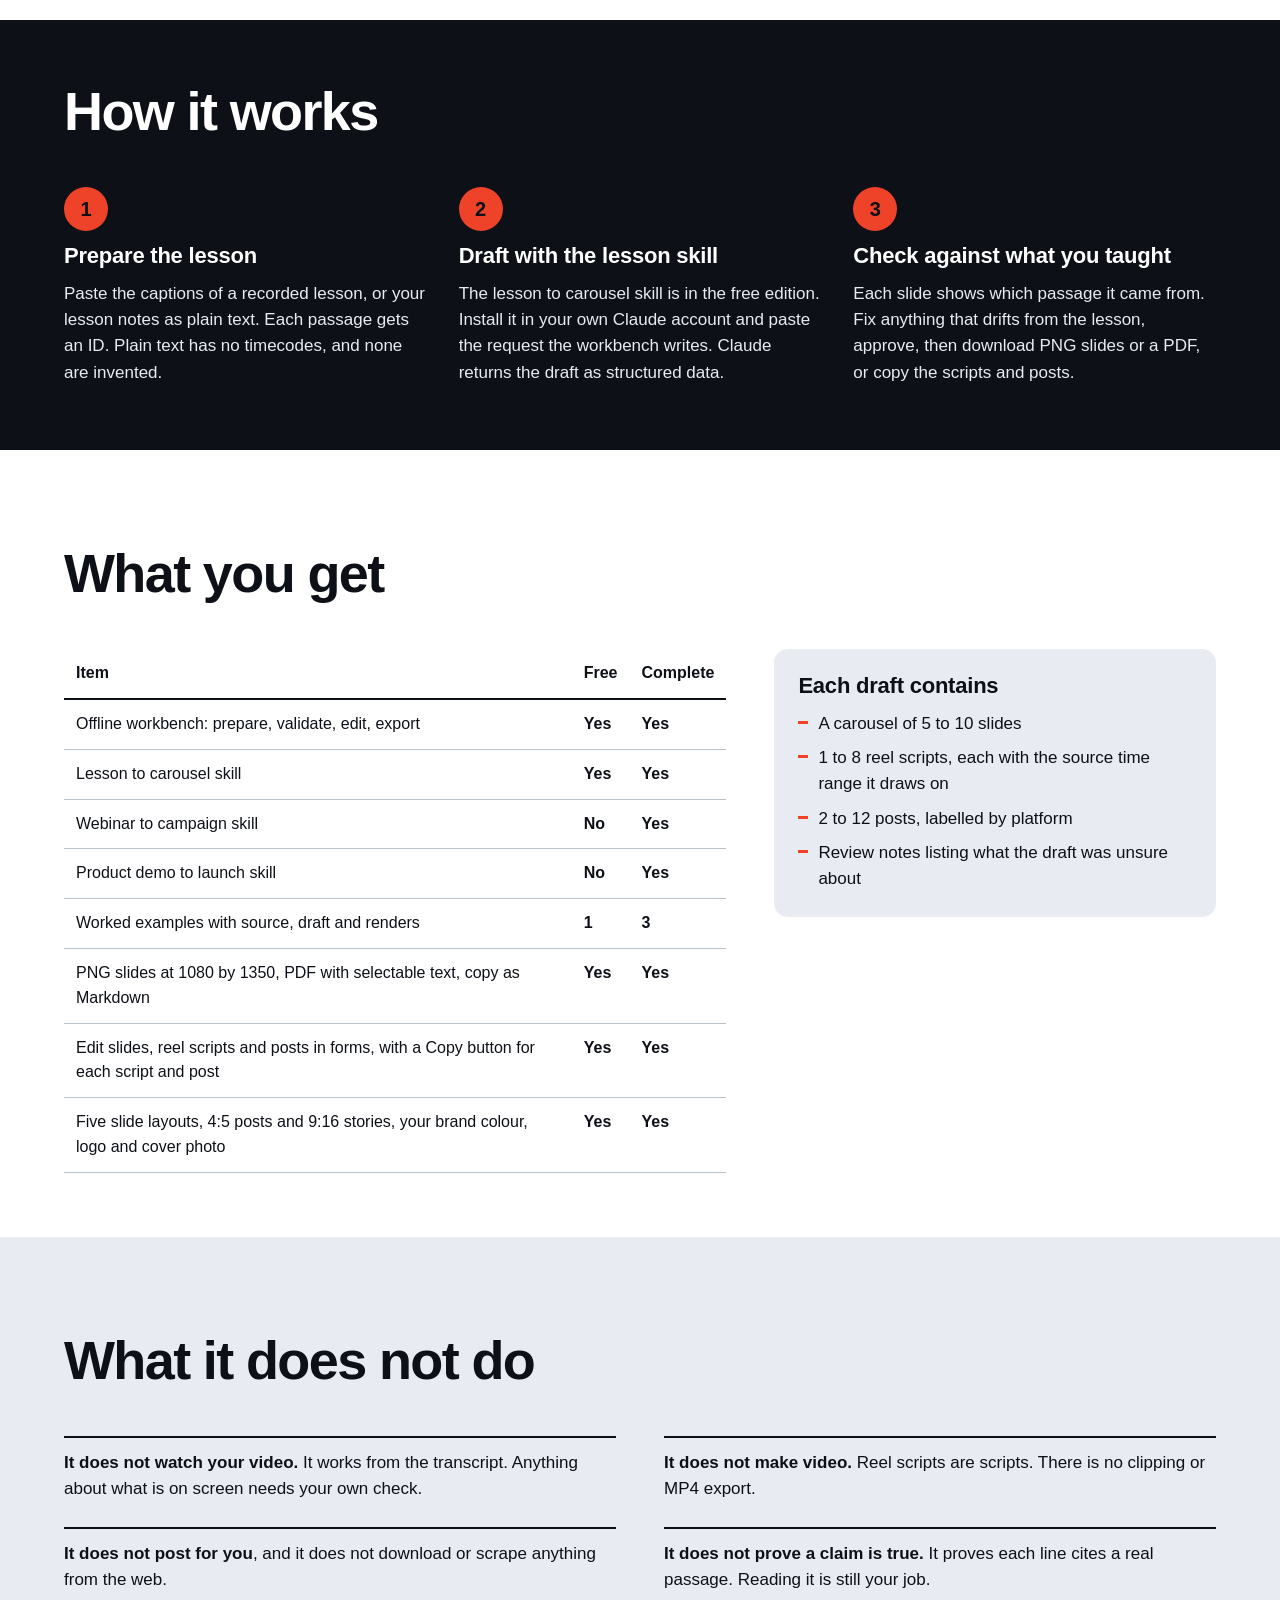
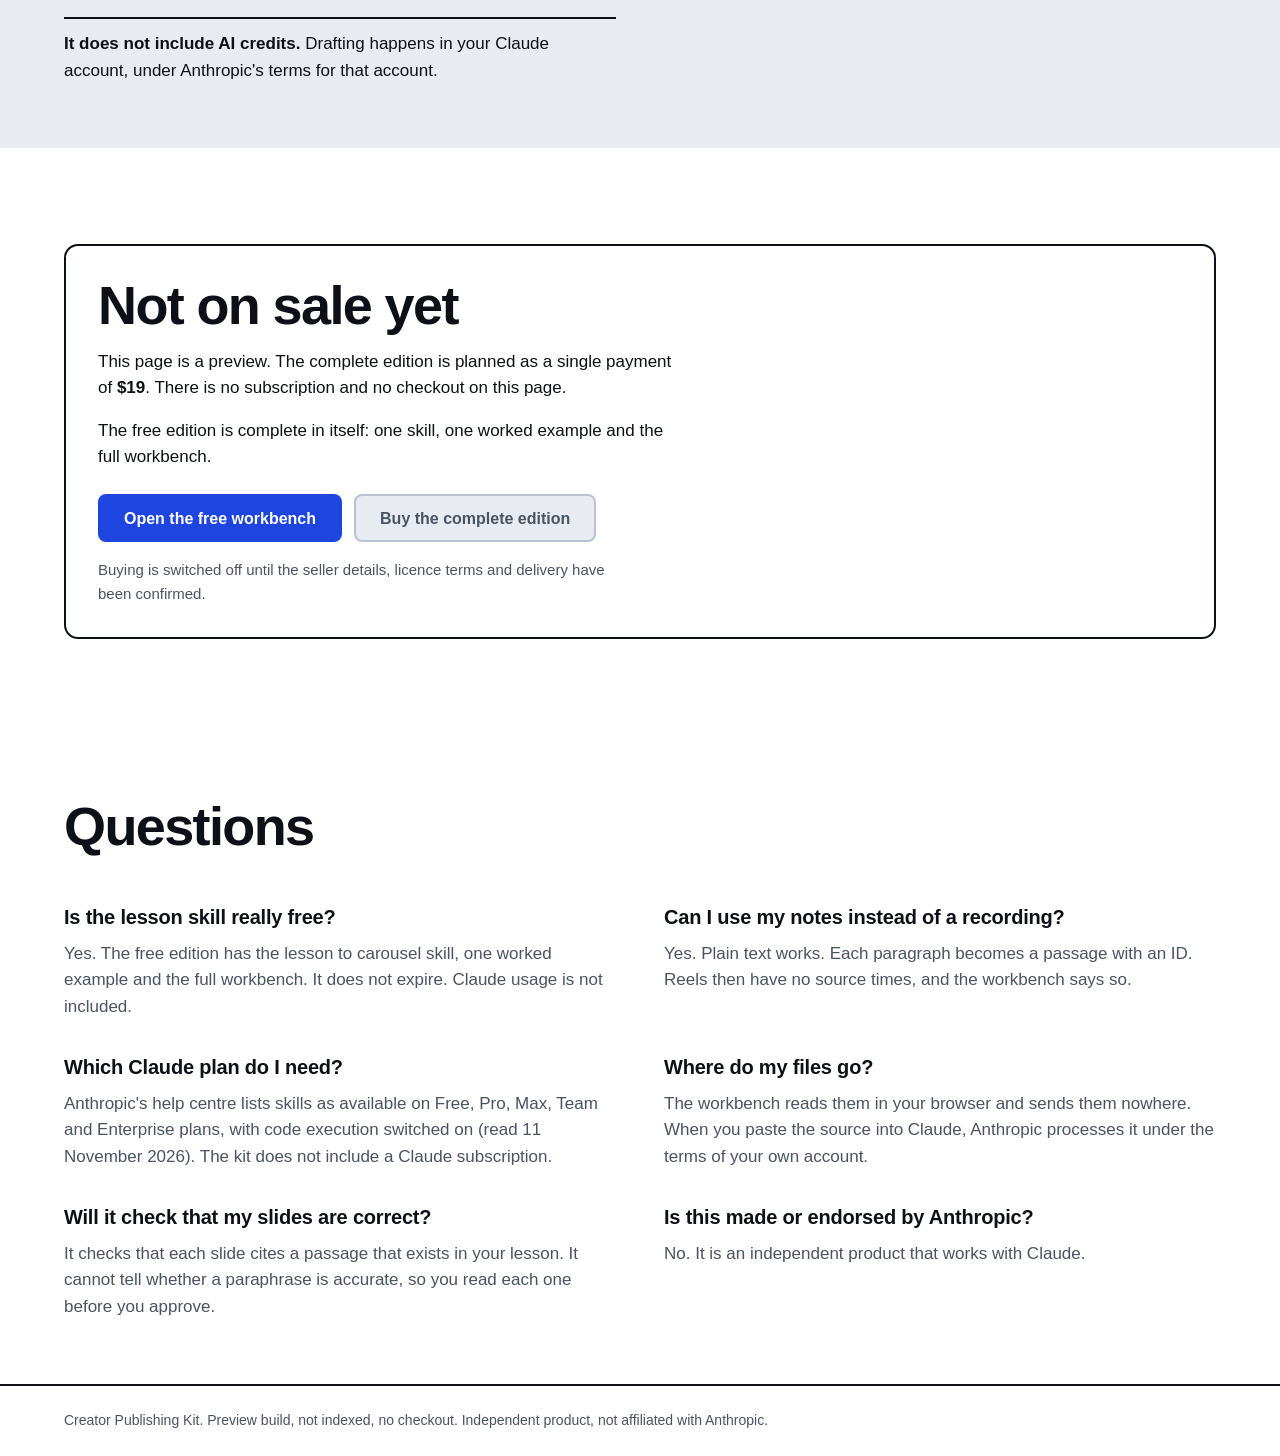
<file: educators/index.html>
<!doctype html>
<html lang="en">
<head>
  <meta charset="utf-8">
  <meta name="viewport" content="width=device-width, initial-scale=1">
  <meta name="robots" content="noindex,nofollow">
  <meta name="referrer" content="no-referrer">
  <meta http-equiv="Content-Security-Policy" content="default-src 'none'; style-src 'self'; img-src 'self' data:; script-src 'none'; connect-src 'none'; font-src 'none'; object-src 'none'; base-uri 'none'; form-action 'none'">
  <title>Creator Publishing Kit for educators: a carousel from a lesson, each slide tied to what you taught</title>
  <meta name="description" content="For educators: turn the transcript or notes of a lesson you own into a carousel, reel scripts and posts, each tied to the passage it came from. The lesson skill is free. Preview, not yet on sale.">
  <link rel="icon" href="data:,">
  <link rel="stylesheet" href="../site.css">
</head>
<body>
  <a class="skip" href="#main">Skip to content</a>
  <header class="topbar">
    <p class="wordmark">Creator Publishing Kit</p>
    <nav aria-label="Sections"><a href="#how">How it works</a><a href="#inside">What you get</a><a href="#limits">What it does not do</a><a href="#offer">Price</a></nav>
  </header>
  <nav class="audiences" aria-label="Pages for each audience"><span>Written for</span><ul><li><a href="../index.html">Everyone</a></li><li><a href="../creators/index.html">Creators</a></li><li><a href="../founders/index.html">Founders</a></li><li><a href="../educators/index.html" aria-current="page">Educators</a></li></ul></nav>
  <main id="main">
    <section class="hero" aria-labelledby="h-hero">
      <h1 id="h-hero">Turn one lesson into slides that point back to what you taught.</h1>
      <div class="hero-row">
        <p class="lede">Paste the transcript of a lesson or lecture you own, or your own notes. Claude drafts a carousel, reel scripts and posts in your own account. The workbench lists your lesson beside the draft, so you can check each slide against what you said, edit it and export. It runs in your browser and uploads nothing.</p>
        <div class="actions">
          <a class="button primary" href="../demo/index.html">Open the free workbench</a>
          <a class="button" href="#inside">See what you get</a>
        </div>
      </div>
      <figure class="proof" aria-labelledby="proof-cap">
        <ol class="strip">
          <li><span class="cue"><span class="id">C003</span><span class="time">00:18</span></span><q>In the first panel, use a narrow range of values. Notice how little separation the subject has from the background.</q></li>
          <li><span class="cue"><span class="id">C004</span><span class="time">00:27</span></span><q>In the second panel, increase the value difference around the focal point, while leaving the rest of the scene quieter.</q></li>
          <li><span class="cue"><span class="id">C006</span><span class="time">00:45</span></span><q>In the third panel, add one small accent color near the focal point. Avoid scattering the accent across the whole scene.</q></li>
        </ol>
        <ul class="pieces">
          <li><img class="piece" src="../assets/sample-slide-1.png" width="540" height="675" alt="Slide 2 of 7: Keep the values close. A narrow value range lets you observe how the subject blends with the background."><span class="from">from <span class="id">C003</span></span></li>
          <li><img class="piece" src="../assets/sample-slide-2.png" width="540" height="675" alt="Slide 3 of 7: Give the subject contrast. Increase the value difference near the focal point. Let quieter areas support it."><span class="from">from <span class="id">C004</span></span></li>
          <li><img class="piece" src="../assets/sample-slide-3.png" width="540" height="675" alt="Slide 4 of 7: Place one accent. Try a small accent near the focal point instead of repeating it everywhere."><span class="from">from <span class="id">C006</span></span></li>
        </ul>
        <figcaption id="proof-cap">This proof is the free art lesson example, the only example shown in public. It is the same example that comes with the free edition. The lesson and the studio are fictional.</figcaption>
      </figure>
      <p class="small">You need your own Claude account for drafting. The kit checks where each line came from. Whether the wording is right is your call, and the workbench makes you confirm it before export.</p>
    </section>

    <section class="band" id="how" aria-labelledby="h-how">
      <h2 id="h-how">How it works</h2>
      <ol class="flow">
        <li><h3>Prepare the lesson</h3><p>Paste the captions of a recorded lesson, or your lesson notes as plain text. Each passage gets an ID. Plain text has no timecodes, and none are invented.</p></li>
        <li><h3>Draft with the lesson skill</h3><p>The lesson to carousel skill is in the free edition. Install it in your own Claude account and paste the request the workbench writes. Claude returns the draft as structured data.</p></li>
        <li><h3>Check against what you taught</h3><p>Each slide shows which passage it came from. Fix anything that drifts from the lesson, approve, then download PNG slides or a PDF, or copy the scripts and posts.</p></li>
      </ol>
    </section>

    <section class="section" id="inside" aria-labelledby="h-inside">
      <h2 id="h-inside">What you get</h2>
      <div class="inside">
        <table>
          <caption class="sr">Contents of the free and complete editions</caption>
          <thead><tr><th scope="col">Item</th><th scope="col">Free</th><th scope="col">Complete</th></tr></thead>
          <tbody>
            <tr><th scope="row">Offline workbench: prepare, validate, edit, export</th><td>Yes</td><td>Yes</td></tr>
            <tr><th scope="row">Lesson to carousel skill</th><td>Yes</td><td>Yes</td></tr>
            <tr><th scope="row">Webinar to campaign skill</th><td>No</td><td>Yes</td></tr>
            <tr><th scope="row">Product demo to launch skill</th><td>No</td><td>Yes</td></tr>
            <tr><th scope="row">Worked examples with source, draft and renders</th><td>1</td><td>3</td></tr>
            <tr><th scope="row">PNG slides at 1080 by 1350, PDF with selectable text, copy as Markdown</th><td>Yes</td><td>Yes</td></tr>
            <tr><th scope="row">Edit slides, reel scripts and posts in forms, with a Copy button for each script and post</th><td>Yes</td><td>Yes</td></tr>
            <tr><th scope="row">Five slide layouts, 4:5 posts and 9:16 stories, your brand colour, logo and cover photo</th><td>Yes</td><td>Yes</td></tr>
          </tbody>
        </table>
        <div class="per-set">
          <h3>Each draft contains</h3>
          <ul>
            <li>A carousel of 5 to 10 slides</li>
            <li>1 to 8 reel scripts, each with the source time range it draws on</li>
            <li>2 to 12 posts, labelled by platform</li>
            <li>Review notes listing what the draft was unsure about</li>
          </ul>
        </div>
      </div>
    </section>

    <section class="section tint" id="limits" aria-labelledby="h-limits">
      <h2 id="h-limits">What it does not do</h2>
      <ul class="limits">
        <li><b>It does not watch your video.</b> It works from the transcript. Anything about what is on screen needs your own check.</li>
        <li><b>It does not make video.</b> Reel scripts are scripts. There is no clipping or MP4 export.</li>
        <li><b>It does not post for you</b>, and it does not download or scrape anything from the web.</li>
        <li><b>It does not prove a claim is true.</b> It proves each line cites a real passage. Reading it is still your job.</li>
        <li><b>It does not include AI credits.</b> Drafting happens in your Claude account, under Anthropic's terms for that account.</li>
      </ul>
    </section>

    <section class="section" id="offer" aria-labelledby="h-offer">
      <div class="offer">
        <div>
          <h2 id="h-offer">Not on sale yet</h2>
          <p>This page is a preview. The complete edition is planned as a single payment of <strong>$19</strong>. There is no subscription and no checkout on this page.</p>
          <p>The free edition is complete in itself: one skill, one worked example and the full workbench.</p>
          <div class="actions"><a class="button primary" href="../demo/index.html">Open the free workbench</a><button class="button" type="button" disabled aria-describedby="buy-why">Buy the complete edition</button></div>
          <p class="small" id="buy-why">Buying is switched off until the seller details, licence terms and delivery have been confirmed.</p>
        </div>
      </div>
    </section>

    <section class="section" aria-labelledby="h-faq">
      <h2 id="h-faq">Questions</h2>
      <dl class="faq">
        <div><dt>Is the lesson skill really free?</dt><dd>Yes. The free edition has the lesson to carousel skill, one worked example and the full workbench. It does not expire. Claude usage is not included.</dd></div>
        <div><dt>Can I use my notes instead of a recording?</dt><dd>Yes. Plain text works. Each paragraph becomes a passage with an ID. Reels then have no source times, and the workbench says so.</dd></div>
        <div><dt>Which Claude plan do I need?</dt><dd>Anthropic&#x27;s help centre lists skills as available on Free, Pro, Max, Team and Enterprise plans, with code execution switched on (read 11 November 2026). The kit does not include a Claude subscription.</dd></div>
        <div><dt>Where do my files go?</dt><dd>The workbench reads them in your browser and sends them nowhere. When you paste the source into Claude, Anthropic processes it under the terms of your own account.</dd></div>
        <div><dt>Will it check that my slides are correct?</dt><dd>It checks that each slide cites a passage that exists in your lesson. It cannot tell whether a paraphrase is accurate, so you read each one before you approve.</dd></div>
        <div><dt>Is this made or endorsed by Anthropic?</dt><dd>No. It is an independent product that works with Claude.</dd></div>
      </dl>
    </section>
  </main>
  <footer>
    <p>Creator Publishing Kit. Preview build, not indexed, no checkout. Independent product, not affiliated with Anthropic.</p>
  </footer>
</body>
</html>
</file>
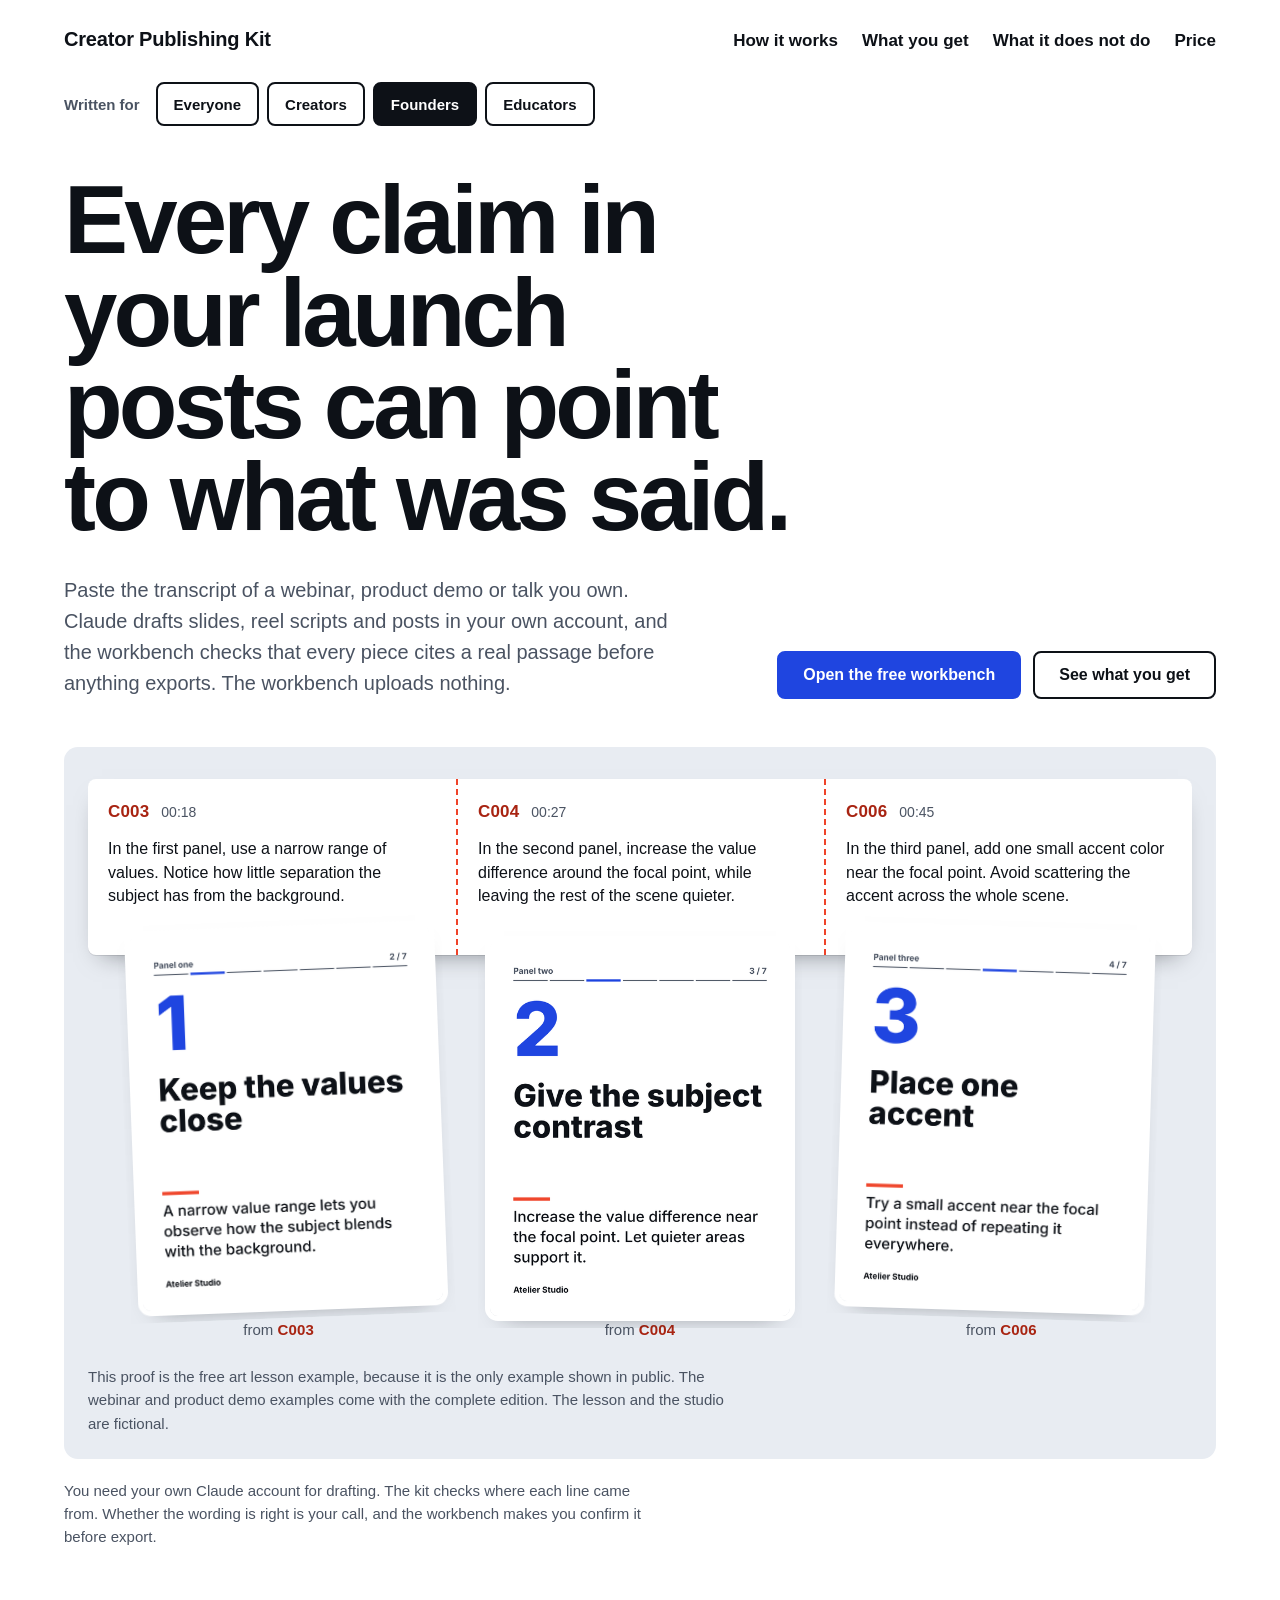
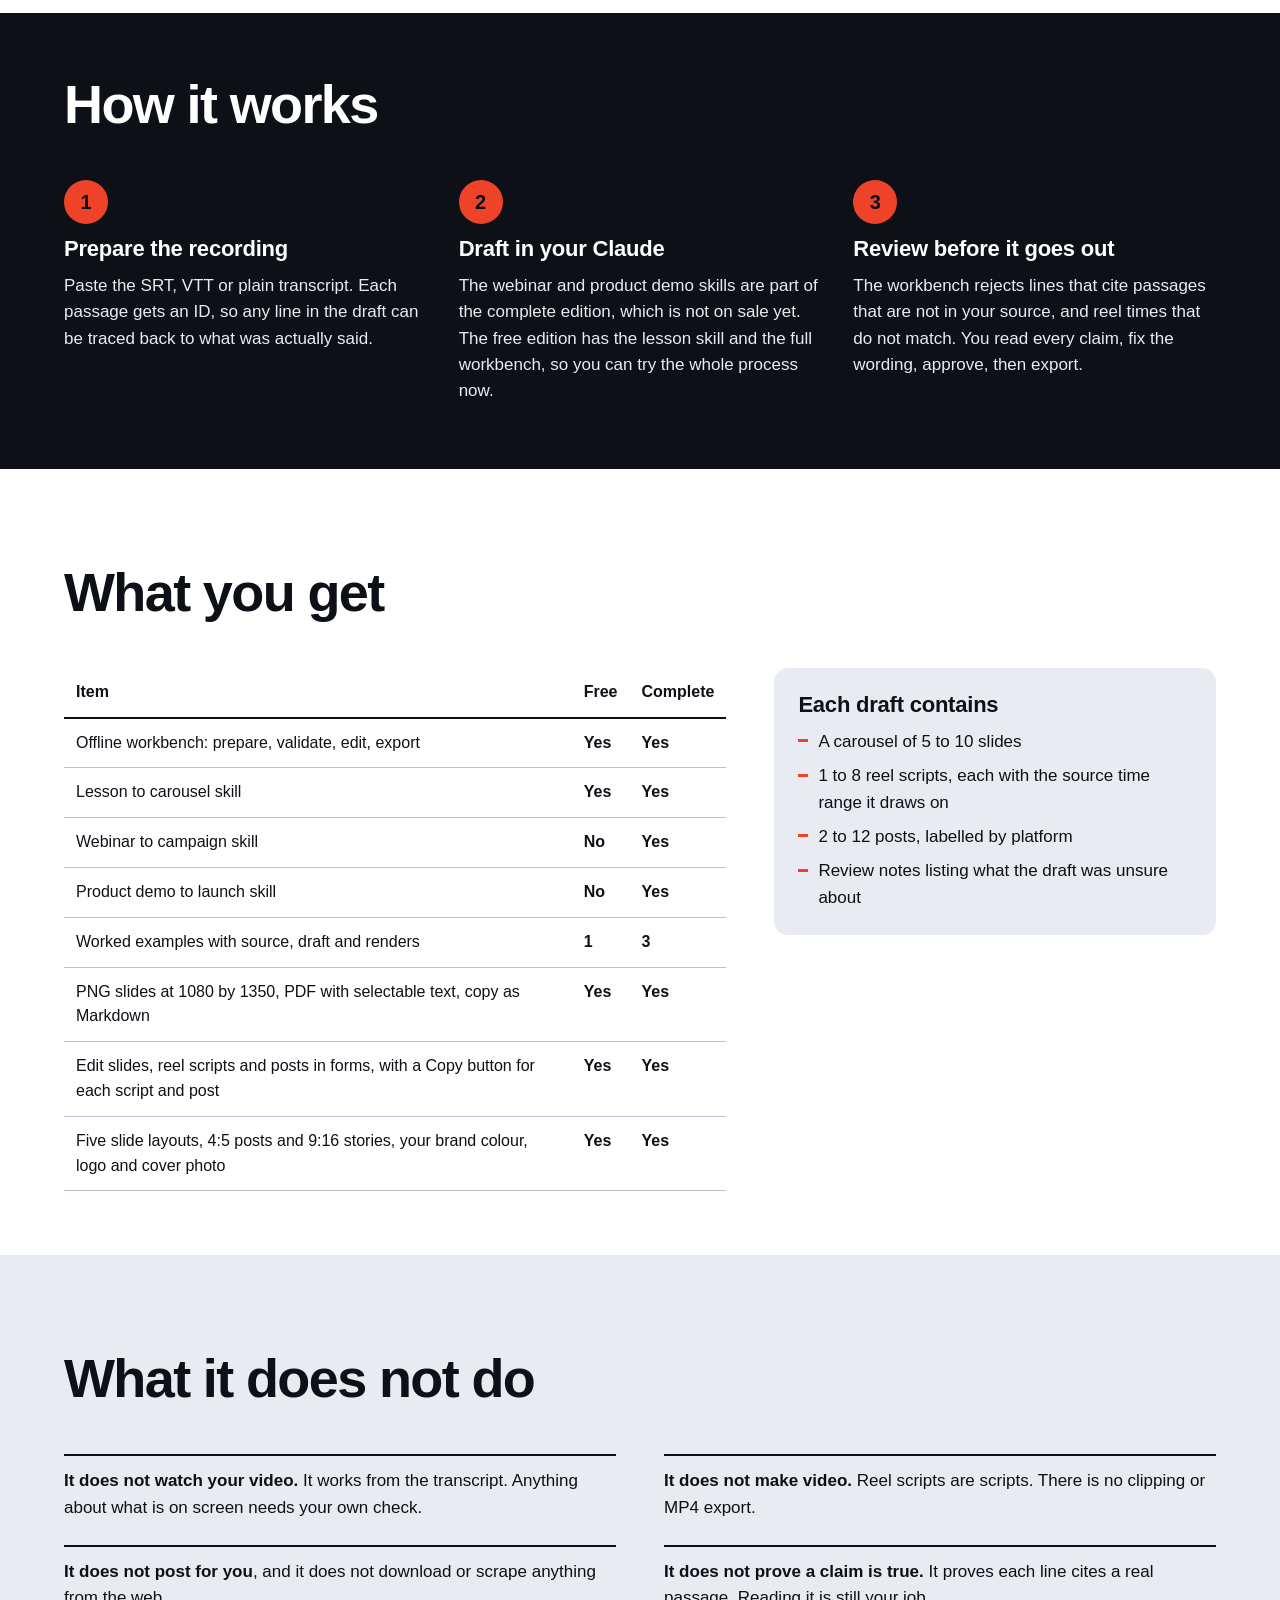
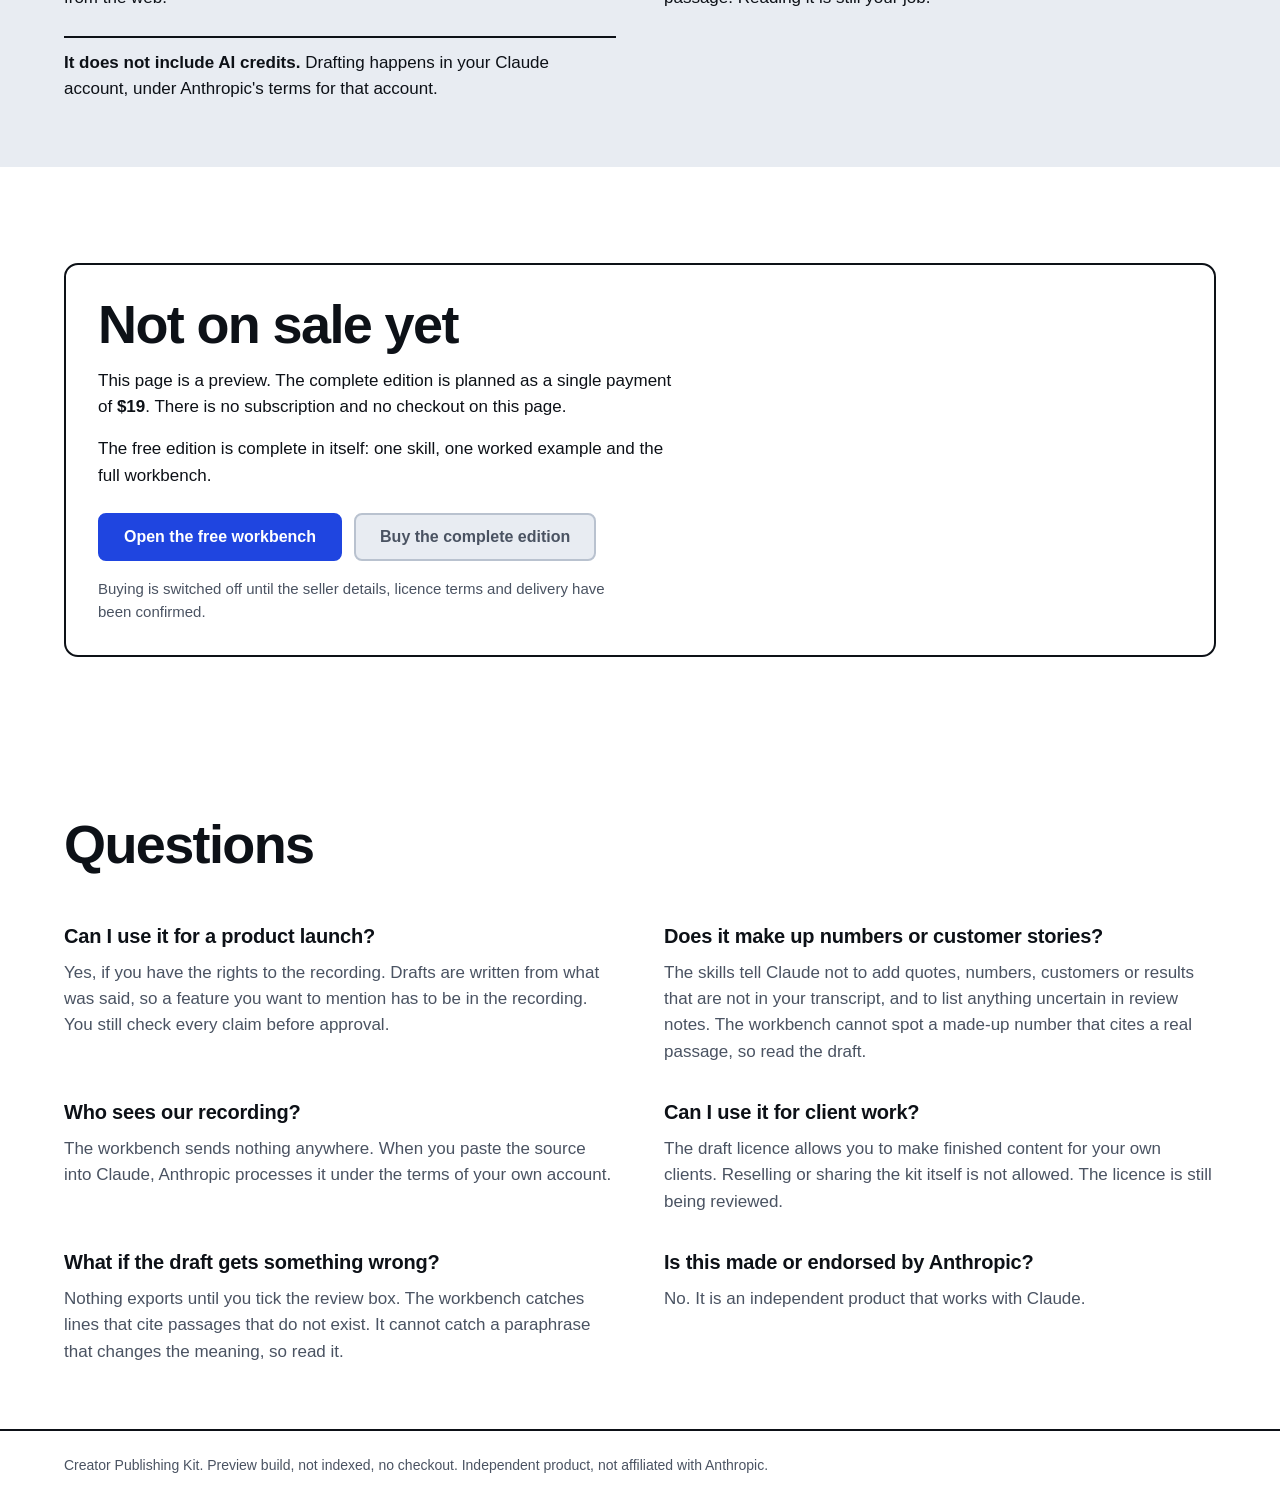
<file: founders/index.html>
<!doctype html>
<html lang="en">
<head>
  <meta charset="utf-8">
  <meta name="viewport" content="width=device-width, initial-scale=1">
  <meta name="robots" content="noindex,nofollow">
  <meta name="referrer" content="no-referrer">
  <meta http-equiv="Content-Security-Policy" content="default-src 'none'; style-src 'self'; img-src 'self' data:; script-src 'none'; connect-src 'none'; font-src 'none'; object-src 'none'; base-uri 'none'; form-action 'none'">
  <title>Creator Publishing Kit for founders: launch posts from a webinar or demo, each line tied to the source</title>
  <meta name="description" content="For founders: turn the transcript of a webinar or product demo you own into slides, reel scripts and posts that each cite what was said. Preview, not yet on sale.">
  <link rel="icon" href="data:,">
  <link rel="stylesheet" href="../site.css">
</head>
<body>
  <a class="skip" href="#main">Skip to content</a>
  <header class="topbar">
    <p class="wordmark">Creator Publishing Kit</p>
    <nav aria-label="Sections"><a href="#how">How it works</a><a href="#inside">What you get</a><a href="#limits">What it does not do</a><a href="#offer">Price</a></nav>
  </header>
  <nav class="audiences" aria-label="Pages for each audience"><span>Written for</span><ul><li><a href="../index.html">Everyone</a></li><li><a href="../creators/index.html">Creators</a></li><li><a href="../founders/index.html" aria-current="page">Founders</a></li><li><a href="../educators/index.html">Educators</a></li></ul></nav>
  <main id="main">
    <section class="hero" aria-labelledby="h-hero">
      <h1 id="h-hero">Every claim in your launch posts can point to what was said.</h1>
      <div class="hero-row">
        <p class="lede">Paste the transcript of a webinar, product demo or talk you own. Claude drafts slides, reel scripts and posts in your own account, and the workbench checks that every piece cites a real passage before anything exports. The workbench uploads nothing.</p>
        <div class="actions">
          <a class="button primary" href="../demo/index.html">Open the free workbench</a>
          <a class="button" href="#inside">See what you get</a>
        </div>
      </div>
      <figure class="proof" aria-labelledby="proof-cap">
        <ol class="strip">
          <li><span class="cue"><span class="id">C003</span><span class="time">00:18</span></span><q>In the first panel, use a narrow range of values. Notice how little separation the subject has from the background.</q></li>
          <li><span class="cue"><span class="id">C004</span><span class="time">00:27</span></span><q>In the second panel, increase the value difference around the focal point, while leaving the rest of the scene quieter.</q></li>
          <li><span class="cue"><span class="id">C006</span><span class="time">00:45</span></span><q>In the third panel, add one small accent color near the focal point. Avoid scattering the accent across the whole scene.</q></li>
        </ol>
        <ul class="pieces">
          <li><img class="piece" src="../assets/sample-slide-1.png" width="540" height="675" alt="Slide 2 of 7: Keep the values close. A narrow value range lets you observe how the subject blends with the background."><span class="from">from <span class="id">C003</span></span></li>
          <li><img class="piece" src="../assets/sample-slide-2.png" width="540" height="675" alt="Slide 3 of 7: Give the subject contrast. Increase the value difference near the focal point. Let quieter areas support it."><span class="from">from <span class="id">C004</span></span></li>
          <li><img class="piece" src="../assets/sample-slide-3.png" width="540" height="675" alt="Slide 4 of 7: Place one accent. Try a small accent near the focal point instead of repeating it everywhere."><span class="from">from <span class="id">C006</span></span></li>
        </ul>
        <figcaption id="proof-cap">This proof is the free art lesson example, because it is the only example shown in public. The webinar and product demo examples come with the complete edition. The lesson and the studio are fictional.</figcaption>
      </figure>
      <p class="small">You need your own Claude account for drafting. The kit checks where each line came from. Whether the wording is right is your call, and the workbench makes you confirm it before export.</p>
    </section>

    <section class="band" id="how" aria-labelledby="h-how">
      <h2 id="h-how">How it works</h2>
      <ol class="flow">
        <li><h3>Prepare the recording</h3><p>Paste the SRT, VTT or plain transcript. Each passage gets an ID, so any line in the draft can be traced back to what was actually said.</p></li>
        <li><h3>Draft in your Claude</h3><p>The webinar and product demo skills are part of the complete edition, which is not on sale yet. The free edition has the lesson skill and the full workbench, so you can try the whole process now.</p></li>
        <li><h3>Review before it goes out</h3><p>The workbench rejects lines that cite passages that are not in your source, and reel times that do not match. You read every claim, fix the wording, approve, then export.</p></li>
      </ol>
    </section>

    <section class="section" id="inside" aria-labelledby="h-inside">
      <h2 id="h-inside">What you get</h2>
      <div class="inside">
        <table>
          <caption class="sr">Contents of the free and complete editions</caption>
          <thead><tr><th scope="col">Item</th><th scope="col">Free</th><th scope="col">Complete</th></tr></thead>
          <tbody>
            <tr><th scope="row">Offline workbench: prepare, validate, edit, export</th><td>Yes</td><td>Yes</td></tr>
            <tr><th scope="row">Lesson to carousel skill</th><td>Yes</td><td>Yes</td></tr>
            <tr><th scope="row">Webinar to campaign skill</th><td>No</td><td>Yes</td></tr>
            <tr><th scope="row">Product demo to launch skill</th><td>No</td><td>Yes</td></tr>
            <tr><th scope="row">Worked examples with source, draft and renders</th><td>1</td><td>3</td></tr>
            <tr><th scope="row">PNG slides at 1080 by 1350, PDF with selectable text, copy as Markdown</th><td>Yes</td><td>Yes</td></tr>
            <tr><th scope="row">Edit slides, reel scripts and posts in forms, with a Copy button for each script and post</th><td>Yes</td><td>Yes</td></tr>
            <tr><th scope="row">Five slide layouts, 4:5 posts and 9:16 stories, your brand colour, logo and cover photo</th><td>Yes</td><td>Yes</td></tr>
          </tbody>
        </table>
        <div class="per-set">
          <h3>Each draft contains</h3>
          <ul>
            <li>A carousel of 5 to 10 slides</li>
            <li>1 to 8 reel scripts, each with the source time range it draws on</li>
            <li>2 to 12 posts, labelled by platform</li>
            <li>Review notes listing what the draft was unsure about</li>
          </ul>
        </div>
      </div>
    </section>

    <section class="section tint" id="limits" aria-labelledby="h-limits">
      <h2 id="h-limits">What it does not do</h2>
      <ul class="limits">
        <li><b>It does not watch your video.</b> It works from the transcript. Anything about what is on screen needs your own check.</li>
        <li><b>It does not make video.</b> Reel scripts are scripts. There is no clipping or MP4 export.</li>
        <li><b>It does not post for you</b>, and it does not download or scrape anything from the web.</li>
        <li><b>It does not prove a claim is true.</b> It proves each line cites a real passage. Reading it is still your job.</li>
        <li><b>It does not include AI credits.</b> Drafting happens in your Claude account, under Anthropic's terms for that account.</li>
      </ul>
    </section>

    <section class="section" id="offer" aria-labelledby="h-offer">
      <div class="offer">
        <div>
          <h2 id="h-offer">Not on sale yet</h2>
          <p>This page is a preview. The complete edition is planned as a single payment of <strong>$19</strong>. There is no subscription and no checkout on this page.</p>
          <p>The free edition is complete in itself: one skill, one worked example and the full workbench.</p>
          <div class="actions"><a class="button primary" href="../demo/index.html">Open the free workbench</a><button class="button" type="button" disabled aria-describedby="buy-why">Buy the complete edition</button></div>
          <p class="small" id="buy-why">Buying is switched off until the seller details, licence terms and delivery have been confirmed.</p>
        </div>
      </div>
    </section>

    <section class="section" aria-labelledby="h-faq">
      <h2 id="h-faq">Questions</h2>
      <dl class="faq">
        <div><dt>Can I use it for a product launch?</dt><dd>Yes, if you have the rights to the recording. Drafts are written from what was said, so a feature you want to mention has to be in the recording. You still check every claim before approval.</dd></div>
        <div><dt>Does it make up numbers or customer stories?</dt><dd>The skills tell Claude not to add quotes, numbers, customers or results that are not in your transcript, and to list anything uncertain in review notes. The workbench cannot spot a made-up number that cites a real passage, so read the draft.</dd></div>
        <div><dt>Who sees our recording?</dt><dd>The workbench sends nothing anywhere. When you paste the source into Claude, Anthropic processes it under the terms of your own account.</dd></div>
        <div><dt>Can I use it for client work?</dt><dd>The draft licence allows you to make finished content for your own clients. Reselling or sharing the kit itself is not allowed. The licence is still being reviewed.</dd></div>
        <div><dt>What if the draft gets something wrong?</dt><dd>Nothing exports until you tick the review box. The workbench catches lines that cite passages that do not exist. It cannot catch a paraphrase that changes the meaning, so read it.</dd></div>
        <div><dt>Is this made or endorsed by Anthropic?</dt><dd>No. It is an independent product that works with Claude.</dd></div>
      </dl>
    </section>
  </main>
  <footer>
    <p>Creator Publishing Kit. Preview build, not indexed, no checkout. Independent product, not affiliated with Anthropic.</p>
  </footer>
</body>
</html>
</file>
<file: site.css>
/* Creator Publishing Kit storefront preview. Tokens match the workbench.
   Device fonts only: no font files are shipped or fetched. */
:root {
  --sheet: #FFFFFF; --backing: #E8ECF2; --ink: #0D1117; --ink-2: #4A5362; --line: #B9C2CF;
  --cobalt: #1F45E0; --cobalt-press: #1736B4; --on-cobalt: #FFFFFF; --tomato: #EF4329; --tomato-ink: #A82412;
  --fallback: "Helvetica Neue", Helvetica, "Segoe UI", Roboto, "Noto Sans", Arial, sans-serif;
  --font: var(--fallback);
  --font-display: var(--fallback);
  --s-1: 4px; --s-2: 8px; --s-3: 12px; --s-4: 16px; --s-5: 20px; --s-6: 24px; --s-8: 32px; --s-12: 48px; --s-16: 64px; --s-24: 96px;
  --r-piece: 14px; --r-control: 8px;
  --shadow-piece: 0 1px 0 rgba(13,17,23,.10), 0 12px 24px -14px rgba(13,17,23,.50);
  --gutter: clamp(16px, 5vw, 64px); --max: 1180px;
  --ease-out: cubic-bezier(.16, 1, .3, 1);
}
* { box-sizing: border-box; }
html { background: var(--sheet); color: var(--ink); font: 400 17px/1.55 var(--font); -webkit-text-size-adjust: 100%; scroll-padding-top: var(--s-6); scrollbar-color: var(--ink-2) var(--backing); }
body { margin: 0; }
h1, h2, h3, p, ul, ol, dl, dd, table, figure { margin: 0; }
ul, ol { padding: 0; list-style: none; }
a { color: var(--cobalt); text-underline-offset: 4px; text-decoration-thickness: 2px; }
::selection { background: var(--cobalt); color: var(--on-cobalt); }
:focus-visible { outline: 3px solid var(--cobalt); outline-offset: 2px; }
.sr { position: absolute; width: 1px; height: 1px; overflow: hidden; clip-path: inset(50%); white-space: nowrap; }
.skip { position: absolute; left: var(--gutter); top: -60px; background: var(--ink); color: var(--sheet); padding: var(--s-2) var(--s-4); border-radius: var(--r-control); }
.skip:focus { top: var(--s-2); }
h1, h2, h3, .wordmark, dt { font-family: var(--font-display); text-wrap: balance; }

.topbar { display: flex; flex-wrap: wrap; gap: var(--s-3) var(--s-8); justify-content: space-between; align-items: baseline; padding: var(--s-5) var(--gutter); max-width: calc(var(--max) + 2 * var(--gutter)); margin: 0 auto; }
.wordmark { font-weight: 800; font-size: 20px; letter-spacing: -0.01em; }
nav { display: flex; flex-wrap: wrap; gap: var(--s-2) var(--s-6); }
nav a { color: var(--ink); font-weight: 600; text-decoration: none; padding: var(--s-2) 0; }
nav a:hover { text-decoration: underline; }

/* Pages for each audience: the same page with different words. The current one is filled. */
.audiences { display: flex; flex-wrap: wrap; align-items: center; gap: var(--s-2) var(--s-4); padding: 0 var(--gutter); max-width: calc(var(--max) + 2 * var(--gutter)); margin: 0 auto; }
.audiences span { font-weight: 600; color: var(--ink-2); font-size: 15px; }
.audiences ul { display: flex; flex-wrap: wrap; gap: var(--s-2); }
.audiences a { display: inline-flex; align-items: center; min-height: 44px; padding: var(--s-2) var(--s-4); border: 2px solid var(--ink); border-radius: var(--r-control); color: var(--ink); font-weight: 700; font-size: 15px; text-decoration: none; transition: background-color 120ms; }
.audiences a:hover { background: var(--backing); }
.audiences a[aria-current="page"] { background: var(--ink); color: var(--sheet); }
.hero { padding: var(--s-12) var(--gutter) var(--s-16); max-width: calc(var(--max) + 2 * var(--gutter)); margin: 0 auto; }
h1 { font-size: clamp(44px, 8.4vw, 96px); line-height: .96; font-weight: 800; letter-spacing: -0.04em; max-width: 16ch; }
.hero-row { display: grid; grid-template-columns: minmax(0, 1.25fr) minmax(0, 1fr); gap: var(--s-8) var(--s-12); align-items: end; margin-top: var(--s-8); }
.lede { font-size: 20px; max-width: 58ch; color: var(--ink-2); }
.actions { display: flex; flex-wrap: wrap; gap: var(--s-3); }
.hero-row .actions { justify-content: flex-end; }
.small { margin-top: var(--s-5); font-size: 15px; color: var(--ink-2); max-width: 72ch; }
.button { display: inline-flex; align-items: center; min-height: 48px; padding: var(--s-3) var(--s-6); border-radius: var(--r-control); border: 2px solid var(--ink); background: var(--sheet); color: var(--ink); font: 700 16px/1.2 var(--font); text-decoration: none; cursor: pointer; transition: background-color 120ms; }
.button:hover { background: var(--backing); }
.button.primary { background: var(--cobalt); border-color: var(--cobalt); color: var(--on-cobalt); }
.button.primary:hover { background: var(--cobalt-press); border-color: var(--cobalt-press); }
.button:disabled { border-color: var(--line); color: var(--ink-2); background: var(--backing); cursor: not-allowed; }

/* The proof: one strip of transcript, cut at three places, and the slide peeled from each cut. */
.proof { margin-top: var(--s-12); background: var(--backing); border-radius: var(--r-piece); padding: var(--s-8) var(--s-6) var(--s-6); }
.strip, .pieces { display: grid; grid-template-columns: repeat(3, minmax(0, 1fr)); }
.strip { background: var(--sheet); border-radius: var(--r-control); box-shadow: var(--shadow-piece); }
.strip li { padding: var(--s-5) var(--s-5) var(--s-12); display: grid; gap: var(--s-3); align-content: start; border-inline-start: 2px dashed var(--tomato); }
.strip li:first-child { border-inline-start: 0; }
.strip q { quotes: none; font-size: 16px; line-height: 1.45; }
.cue { display: flex; gap: var(--s-3); align-items: baseline; }
.id { font-weight: 800; color: var(--tomato-ink); font-variant-numeric: tabular-nums; letter-spacing: .01em; }
.time { color: var(--ink-2); font-size: 14px; font-variant-numeric: tabular-nums; }
.pieces { gap: var(--s-5); padding: 0 var(--s-5); margin-top: calc(var(--s-6) * -1); }
.pieces li { display: grid; justify-items: center; gap: var(--s-3); }
.piece { display: block; width: min(100%, 300px); height: auto; border-radius: 8px; box-shadow: 0 0 0 5px var(--sheet), var(--shadow-piece); transform-origin: 50% 0; }
.pieces li:nth-child(1) .piece { transform: rotate(-2.2deg); }
.pieces li:nth-child(2) .piece { transform: translateY(10px); }
.pieces li:nth-child(3) .piece { transform: rotate(1.8deg); }
.from { font-size: 15px; color: var(--ink-2); }
.proof figcaption { margin-top: var(--s-6); font-size: 15px; color: var(--ink-2); max-width: 78ch; }

/* The one authored moment: on load, each slide peels down from its cut in the strip. */
@media (prefers-reduced-motion: no-preference) {
  .piece { animation: peel 900ms var(--ease-out) both; }
  .pieces li:nth-child(2) .piece { animation-name: peel-2; animation-delay: 140ms; }
  .pieces li:nth-child(3) .piece { animation-name: peel-3; animation-delay: 280ms; }
  @keyframes peel { from { transform: translateY(-64px) rotate(0deg) scale(.94); clip-path: inset(0 0 72% 0); } to { transform: rotate(-2.2deg); clip-path: inset(-12px); } }
  @keyframes peel-2 { from { transform: translateY(-64px) scale(.94); clip-path: inset(0 0 72% 0); } to { transform: translateY(10px); clip-path: inset(-12px); } }
  @keyframes peel-3 { from { transform: translateY(-64px) rotate(0deg) scale(.94); clip-path: inset(0 0 72% 0); } to { transform: rotate(1.8deg); clip-path: inset(-12px); } }
}

.band { background: var(--ink); color: var(--sheet); padding: var(--s-16) var(--gutter); }
.band h2, .band .flow { max-width: var(--max); margin-left: auto; margin-right: auto; }
.band ::selection { background: var(--tomato); color: var(--ink); }
h2 { font-size: clamp(32px, 4.6vw, 54px); line-height: 1.02; font-weight: 800; letter-spacing: -0.03em; }
h3 { font-size: 22px; line-height: 1.15; font-weight: 800; letter-spacing: -0.01em; }
.flow { counter-reset: step; display: grid; grid-template-columns: repeat(3, minmax(0, 1fr)); gap: var(--s-8); margin-top: var(--s-12); }
.flow li { counter-increment: step; display: grid; gap: var(--s-3); align-content: start; }
.flow li::before { content: counter(step); display: grid; place-items: center; width: 44px; height: 44px; border-radius: 50%; background: var(--tomato); color: var(--ink); font: 800 20px/1 var(--font-display); }
.flow p { color: var(--backing); }

.section { padding: var(--s-24) var(--gutter) var(--s-16); }
.section > * { max-width: var(--max); margin-left: auto; margin-right: auto; }
.section.tint { background: var(--backing); }
.inside { display: grid; grid-template-columns: minmax(0, 1.5fr) minmax(0, 1fr); gap: var(--s-12); margin-top: var(--s-12); align-items: start; }
table { width: 100%; border-collapse: collapse; font-size: 16px; font-variant-numeric: tabular-nums; }
th, td { text-align: left; padding: var(--s-3) var(--s-3); border-bottom: 1px solid var(--line); vertical-align: top; }
thead th { border-bottom: 2px solid var(--ink); font-weight: 800; }
tbody th { font-weight: 500; }
td { font-weight: 700; white-space: nowrap; }
.per-set { background: var(--backing); border-radius: var(--r-piece); padding: var(--s-6); display: grid; gap: var(--s-3); }
.per-set ul { display: grid; gap: var(--s-2); }
.per-set li { padding-left: var(--s-5); position: relative; }
.per-set li::before { content: ""; position: absolute; left: 0; top: .6em; width: 10px; height: 3px; background: var(--tomato); }
.limits { margin-top: var(--s-12); display: grid; grid-template-columns: repeat(2, minmax(0, 1fr)); gap: var(--s-6) var(--s-12); }
.limits li { border-top: 2px solid var(--ink); padding-top: var(--s-3); max-width: 60ch; }
.offer { background: var(--sheet); border: 2px solid var(--ink); border-radius: var(--r-piece); padding: var(--s-8); }
.offer p { margin-top: var(--s-4); max-width: 62ch; }
.offer .actions { margin-top: var(--s-6); }
.faq { margin-top: var(--s-12); display: grid; grid-template-columns: repeat(2, minmax(0, 1fr)); gap: var(--s-8) var(--s-12); }
.faq dt { font-weight: 800; font-size: 20px; letter-spacing: -0.01em; }
.faq dd { margin-top: var(--s-2); color: var(--ink-2); max-width: 62ch; }
footer { border-top: 2px solid var(--ink); padding: var(--s-6) var(--gutter); font-size: 14px; color: var(--ink-2); }

@media (max-width: 900px) {
  .hero-row, .inside { grid-template-columns: minmax(0, 1fr); }
  .hero-row .actions { justify-content: flex-start; }
  .flow, .limits, .faq { grid-template-columns: minmax(0, 1fr); }
  td { white-space: normal; }
}
@media (max-width: 700px) {
  /* On a phone each cut sits directly above its own slide. */
  .proof { padding: var(--s-5) var(--s-4) var(--s-5); }
  .strip { display: contents; }
  .strip li { background: var(--sheet); border-radius: var(--r-control); box-shadow: var(--shadow-piece); border-inline-start: 0; border-bottom: 2px dashed var(--tomato); padding-bottom: var(--s-5); }
  .pieces { display: contents; }
  .proof { display: grid; grid-template-columns: minmax(0, 1fr); gap: var(--s-4); }
  .strip li:nth-child(1) { order: 1; } .pieces li:nth-child(1) { order: 2; }
  .strip li:nth-child(2) { order: 3; } .pieces li:nth-child(2) { order: 4; }
  .strip li:nth-child(3) { order: 5; } .pieces li:nth-child(3) { order: 6; }
  .proof figcaption { order: 7; margin-top: 0; }
  .pieces li .piece { width: min(78%, 300px); }
  .button { width: 100%; justify-content: center; }
}
</file>
<file: demo/styles.css>
/* Creator Publishing Kit workbench styles. Tokens first; nothing below uses a raw colour.
   Device fonts only: no font files are shipped or fetched. */
:root {
  --sheet: #FFFFFF;
  --backing: #E8ECF2;
  --ink: #0D1117;
  --ink-2: #4A5362;
  --line: #B9C2CF;
  --cobalt: #1F45E0;
  --cobalt-press: #1736B4;
  --on-cobalt: #FFFFFF;
  --tomato: #EF4329;
  --tomato-ink: #A82412;
  --tomato-tint: #FDEDE9;
  --leaf: #0F7A4F;
  --leaf-tint: #E6F4EE;
  --fallback: "Helvetica Neue", Helvetica, "Segoe UI", Roboto, "Noto Sans", Arial, sans-serif;
  --font: var(--fallback);
  --font-display: var(--fallback);
  --s-1: 4px; --s-2: 8px; --s-3: 12px; --s-4: 16px; --s-5: 20px; --s-6: 24px; --s-8: 32px; --s-10: 40px; --s-12: 48px;
  --r-piece: 14px; --r-control: 8px;
  --shadow-piece: 0 1px 0 rgba(13,17,23,.10), 0 8px 18px -10px rgba(13,17,23,.40);
  --gutter: clamp(16px, 4vw, 48px);
}
* { box-sizing: border-box; }
html { background: var(--sheet); color: var(--ink); font: 400 16px/1.5 var(--font); -webkit-text-size-adjust: 100%; }
body { margin: 0; }
h1, h2, p, ol, fieldset { margin: 0; }
button, input, select, textarea { font: inherit; color: inherit; }
:focus-visible { outline: 3px solid var(--cobalt); outline-offset: 2px; }
/* The parts of the page the browser draws are themed too. */
::selection { background: var(--cobalt); color: var(--on-cobalt); }
input, textarea { caret-color: var(--cobalt); }
html { scrollbar-color: var(--ink-2) var(--backing); accent-color: var(--cobalt); }
a { text-underline-offset: 3px; text-decoration-thickness: 2px; }
h1, h2 { font-family: var(--font-display); text-wrap: balance; }
.sr { position: absolute; width: 1px; height: 1px; overflow: hidden; clip-path: inset(50%); white-space: nowrap; }
.skip { position: absolute; left: var(--gutter); top: -60px; background: var(--ink); color: var(--sheet); padding: var(--s-2) var(--s-4); border-radius: var(--r-control); }
.skip:focus { top: var(--s-2); }

.topbar { display: flex; flex-wrap: wrap; gap: var(--s-2) var(--s-6); justify-content: space-between; align-items: baseline; padding: var(--s-4) var(--gutter); border-bottom: 2px solid var(--ink); }
.wordmark { font-family: var(--font-display); font-weight: 800; font-size: 19px; letter-spacing: -0.01em; }
.wordmark span { font-family: var(--font); font-weight: 500; color: var(--ink-2); }
.local { color: var(--ink-2); font-size: 14px; }

.intro { display: grid; gap: var(--s-4); }
.intro h1 { font-size: clamp(30px, 3.6vw, 48px); line-height: 1.02; font-weight: 800; letter-spacing: -0.03em; max-width: 18ch; }
.intro > p { max-width: 62ch; font-size: 17px; color: var(--ink-2); }
.help { margin-top: var(--s-5); max-width: 72ch; }
.help summary { cursor: pointer; font-weight: 700; color: var(--cobalt); padding: var(--s-2) 0; width: fit-content; }
.help ol { padding-left: var(--s-6); margin-top: var(--s-2); display: grid; gap: var(--s-2); }
.help p { margin-top: var(--s-3); color: var(--ink-2); }

/* Result first: the carousel on the left (on top on a phone), everything else beside it. */
.bench { display: grid; grid-template-columns: minmax(0, 1fr) minmax(0, 1fr); gap: var(--s-8) var(--s-10); padding: var(--s-6) var(--gutter) var(--s-12); background: var(--backing); align-items: start; }
.stage { position: sticky; top: var(--s-4); display: grid; gap: var(--s-3); justify-items: center; min-width: 0; }
.stage > * { width: 100%; max-width: 620px; }
.side { display: grid; gap: var(--s-6); min-width: 0; }
.intro, .step, .look, .words { background: var(--sheet); border-radius: var(--r-piece); box-shadow: var(--shadow-piece); padding: var(--s-6); display: grid; gap: var(--s-4); min-width: 0; }
.flow { display: grid; gap: var(--s-6); }
.step h2, .look h2, .words h2 { font-size: 26px; font-weight: 800; letter-spacing: -0.02em; display: flex; align-items: center; gap: var(--s-3); }
.step h2:focus { outline: none; }
.step h2:focus-visible { outline: 3px solid var(--cobalt); outline-offset: 4px; }
.caption { color: var(--ink-2); font-size: 15px; text-align: center; }
.step-nav { display: none; }
.floating { position: fixed; z-index: 2; left: 50%; bottom: var(--s-4); transform: translateX(-50%); box-shadow: var(--shadow-piece); }
details.data summary { cursor: pointer; font-weight: 700; color: var(--cobalt); padding: var(--s-2) 0; min-height: 44px; display: flex; align-items: center; }
details.data[open] { display: grid; gap: var(--s-3); }
.step .n { display: inline-grid; place-items: center; width: 32px; height: 32px; border-radius: 50%; background: var(--ink); color: var(--sheet); font-size: 16px; }
.hint { color: var(--ink-2); font-size: 15px; max-width: 68ch; }

.grid2 { display: grid; grid-template-columns: repeat(2, minmax(0, 1fr)); gap: var(--s-4); align-items: end; }
.field { display: grid; gap: var(--s-1); font-weight: 600; font-size: 15px; }
input[type="text"], select, textarea { width: 100%; min-height: 44px; padding: var(--s-2) var(--s-3); border: 1.5px solid var(--ink-2); border-radius: var(--r-control); background: var(--sheet); font-weight: 400; font-size: 16px; }
textarea { resize: vertical; line-height: 1.45; font-family: var(--font); }
input:disabled, textarea:disabled { background: var(--backing); border-color: var(--line); color: var(--ink-2); }

.row { display: flex; flex-wrap: wrap; gap: var(--s-3); align-items: center; }
.button { min-height: 44px; padding: var(--s-2) var(--s-5); border-radius: var(--r-control); border: 2px solid var(--ink); background: var(--sheet); color: var(--ink); font-weight: 700; font-size: 15px; cursor: pointer; }
.button:hover:not(:disabled) { background: var(--backing); }
.button.primary { background: var(--cobalt); border-color: var(--cobalt); color: var(--on-cobalt); }
.button.primary:hover:not(:disabled) { background: var(--cobalt-press); border-color: var(--cobalt-press); }
.button.quiet { border-color: var(--cobalt); color: var(--cobalt); }
.button:disabled { border-color: var(--line); color: var(--ink-2); background: var(--backing); cursor: not-allowed; }
.button.wide { width: 100%; }
.file-input { position: absolute; width: 1px; height: 1px; opacity: 0; pointer-events: none; }

.check { display: flex; gap: var(--s-3); align-items: flex-start; font-size: 15px; }
.check input { width: 22px; height: 22px; margin: 1px 0 0; flex: none; accent-color: var(--cobalt); }
.check.approval { padding: var(--s-4); border: 2px solid var(--ink); border-radius: var(--r-control); font-weight: 600; }

.note { padding: var(--s-3) var(--s-4); border: 1.5px solid var(--line); background: var(--backing); border-radius: var(--r-control); font-size: 15px; white-space: pre-line; overflow-wrap: anywhere; }
.note.success { border-color: var(--leaf); background: var(--leaf-tint); }
.note.success::before { content: "Done. "; font-weight: 800; color: var(--leaf); }
.note.error::before { content: "Needs attention. "; font-weight: 800; }
.note.error { border-color: var(--tomato); background: var(--tomato-tint); color: var(--tomato-ink); font-weight: 600; }
[hidden] { display: none !important; }

.examples { display: grid; gap: var(--s-2); justify-items: center; }
.examples p { font-weight: 700; font-size: 15px; color: var(--ink-2); }
.examples .row { justify-content: center; }

.evidence { max-height: 300px; overflow: auto; border: 1.5px solid var(--line); border-radius: var(--r-control); }
.evidence-item { display: grid; grid-template-columns: 56px 64px minmax(0, 1fr); gap: var(--s-3); padding: var(--s-3) var(--s-4); border-bottom: 1px solid var(--line); font-size: 15px; }
.evidence-item:last-child { border-bottom: 0; }
.evidence-item strong { color: var(--tomato-ink); }
.evidence-item .time { color: var(--ink-2); font-variant-numeric: tabular-nums; }
.evidence-item strong { font-variant-numeric: tabular-nums; }
.evidence-item p { overflow-wrap: anywhere; }
.empty { padding: var(--s-4); color: var(--ink-2); }

.backing { display: grid; justify-items: center; }
/* The slide keeps its shape and always fits the screen height, in either size. Sideways drags turn the page. */
#slide { display: block; width: auto; height: auto; max-width: 100%; max-height: calc(100vh - 270px); max-height: calc(100svh - 270px); border-radius: 6px; box-shadow: var(--shadow-piece); touch-action: pan-y; cursor: grab; }
.pager { display: flex; justify-content: space-between; align-items: center; gap: var(--s-3); }
.pager span { font-weight: 700; font-variant-numeric: tabular-nums; }
.editor { border: 1.5px solid var(--line); border-radius: var(--r-control); padding: var(--s-4); display: grid; gap: var(--s-3); min-width: 0; }
.editor legend { font-weight: 800; padding: 0 var(--s-2); }
/* Slides, Reels, Posts: one control, three pressed states. The pressed one is filled. */
.switch { display: grid; grid-template-columns: repeat(3, minmax(0, 1fr)); border: 2px solid var(--ink); border-radius: var(--r-control); overflow: hidden; }
.seg { min-height: 44px; border: 0; border-inline-start: 2px solid var(--ink); background: var(--sheet); color: var(--ink); font-weight: 700; font-size: 15px; cursor: pointer; }
.seg:first-child { border-inline-start: 0; }
.seg:hover { background: var(--backing); }
.seg[aria-pressed="true"] { background: var(--ink); color: var(--sheet); }
.seg:focus-visible { outline-offset: -5px; outline-color: var(--cobalt); }
.items { display: grid; gap: var(--s-4); }
.item { display: grid; gap: var(--s-3); padding-bottom: var(--s-4); border-bottom: 1px solid var(--line); }
.item:last-child { padding-bottom: 0; border-bottom: 0; }
.item h3 { margin: 0; font-size: 18px; font-weight: 800; letter-spacing: -0.01em; }
.item .when { color: var(--ink-2); font-size: 15px; font-variant-numeric: tabular-nums; }
.item .button { justify-self: start; }
.guide { margin-top: var(--s-3); font-weight: 700; }
.guide a { color: var(--cobalt); }

/* The instructions page in each edition. Reading measure, plain lists, no decoration. */
.guide-page { padding: var(--s-10) var(--gutter) var(--s-12); max-width: calc(72ch + 2 * var(--gutter)); display: grid; gap: var(--s-4); }
.guide-page h1 { font-size: clamp(32px, 5vw, 52px); line-height: 1.02; font-weight: 800; letter-spacing: -0.03em; }
.guide-page h2 { margin-top: var(--s-6); font-size: 26px; font-weight: 800; letter-spacing: -0.02em; }
.guide-page ol, .guide-page ul { margin: 0; padding-left: var(--s-6); display: grid; gap: var(--s-2); }
.guide-page a, .local a { color: var(--cobalt); font-weight: 700; }
.guide-page code { font-family: var(--font); font-weight: 600; background: var(--backing); padding: 0 var(--s-1); border-radius: 4px; overflow-wrap: anywhere; }
footer { padding: var(--s-6) var(--gutter); color: var(--ink-2); font-size: 14px; display: grid; gap: var(--s-1); border-top: 2px solid var(--ink); }

#print-deck { display: none; }

@media (max-width: 960px) {
  .bench { grid-template-columns: minmax(0, 1fr); padding-top: var(--s-3); gap: var(--s-6); }
  .stage { position: static; }
  #slide { max-height: none; }
  /* One step per screen, with Back and Next. */
  .flow[data-step="1"] #step-2, .flow[data-step="1"] #step-3,
  .flow[data-step="2"] #step-1, .flow[data-step="2"] #step-3,
  .flow[data-step="3"] #step-1, .flow[data-step="3"] #step-2 { display: none; }
  .step-nav { display: flex; justify-content: space-between; align-items: center; gap: var(--s-3); position: sticky; bottom: 0; background: var(--backing); padding: var(--s-3) 0; }
  .step-nav span { font-weight: 700; font-variant-numeric: tabular-nums; }
  .step-nav [hidden] { display: inline-flex !important; visibility: hidden; }
  /* Above the Back and Next bar, never on top of it. */
  .floating { bottom: 84px; }
}
@media (max-width: 520px) {
  .topbar .local { display: none; }
  .grid2 { grid-template-columns: minmax(0, 1fr); }
  .intro, .step, .look, .words { padding: var(--s-4); }
  .evidence-item { grid-template-columns: 48px minmax(0, 1fr); }
  .evidence-item p { grid-column: 1 / -1; }
  .row .button { flex: 1 1 100%; }
}
@media (prefers-reduced-motion: no-preference) { .button { transition: background-color 120ms; } }

@page { size: 1080px 1350px; margin: 0; }
@page story { size: 1080px 1920px; margin: 0; }
@media print {
  html, body { background: var(--sheet); }
  body > *:not(#print-deck) { display: none !important; }
  #print-deck { display: block; }
  .print-slide { position: relative; width: 1080px; height: 1350px; overflow: hidden; break-after: page; page-break-after: always; }
  .print-slide:last-child { break-after: auto; page-break-after: auto; }
  .print-slide canvas { display: block; width: 1080px; height: 1350px; }
  .print-slide.story { page: story; height: 1920px; }
  .print-slide.story canvas { height: 1920px; }
  /* Selectable text placed over the painted lines. Transparent so the artwork is what you see. */
  .print-text { position: absolute; inset: 0; }
  .print-text span { position: absolute; white-space: pre; line-height: 1; color: transparent; font-family: var(--font); }
}
</file>
